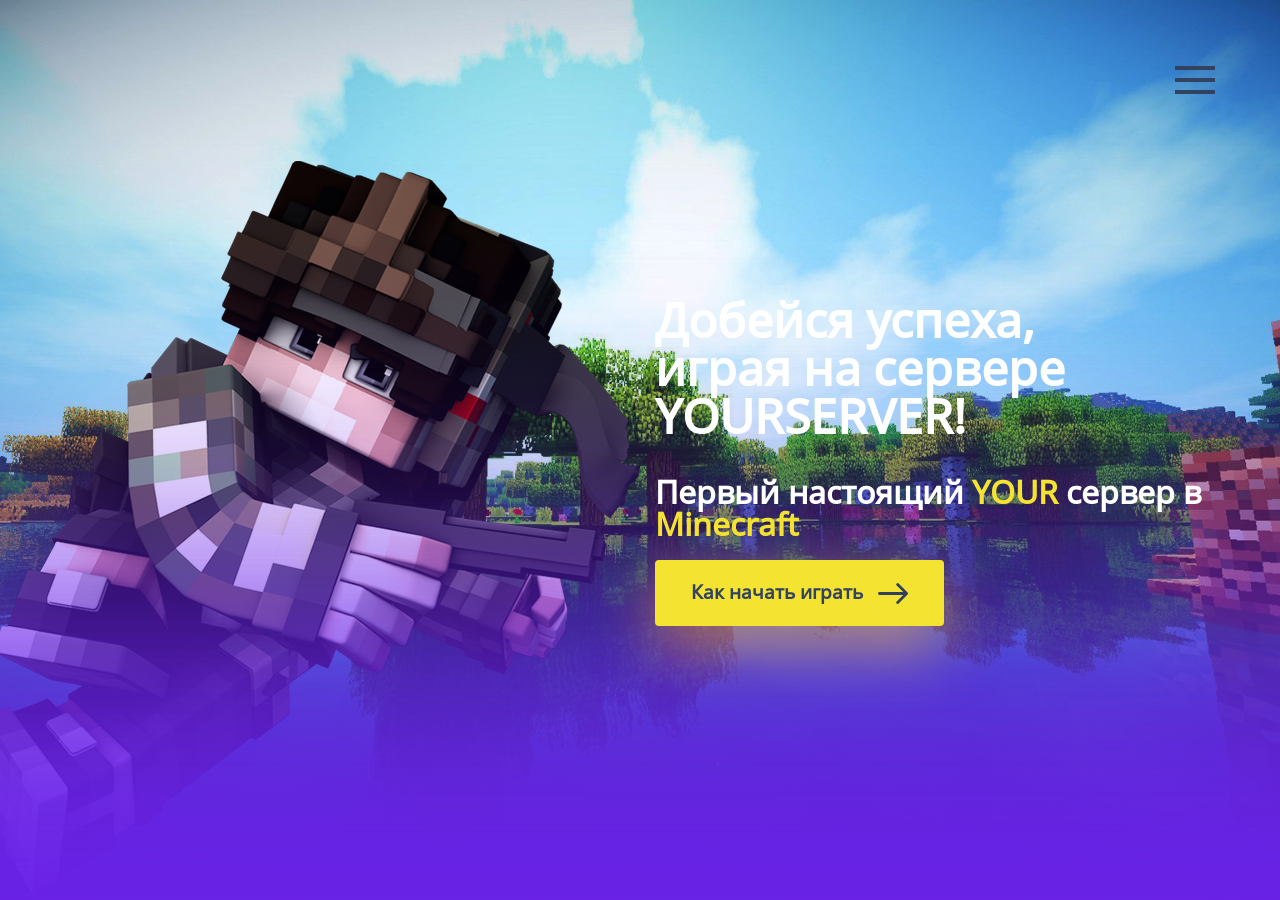
<file: index.html>
﻿<!DOCTYPE html>
<html lang="ru-RU">
	<head>
		<meta charset="UTF-8">
		<title>YOURSERVER — играть онлайн с друзьями в Minecraft онлайн</title>
		﻿<meta name="viewport" content="width=device-width, initial-scale=1.0, maximum-scale=1.0, user-scalable=no">
<meta http-equiv="X-UA-Compatible" content="IE=edge">
<link rel="apple-touch-icon" sizes="180x180" href="favicon/apple-touch-icon.png">
<link rel="icon" type="image/png" sizes="32x32" href="favicon/favicon-32x32.png">
<link rel="icon" type="image/png" sizes="16x16" href="favicon/favicon-16x16.png">
<link rel="manifest" href="favicon/site.webmanifest">
<link rel="mask-icon" href="favicon/safari-pinned-tab.svg" color="#5bbad5">
<meta name="msapplication-TileColor" content="#da532c">
<meta name="theme-color" content="#ffffff">
<meta name="keywords" content="mine, minecraft по интернету, minecraft онлайн, minecraft online, minecraftserver, youtube, YOURSERVER.ru, YOURSERVER, multiplayer, YOURSERVERworld">
<meta name="description" content="Лучший проект в Minecraft, чтобы начать играть онлайн в Minecraft">
<noscript><meta http-equiv="refresh" content="0; URL=https://vk.com/..."></noscript>
<link href="css/bootstrap.min.css" rel="stylesheet">
<link href="css/stylesheet.css" rel="stylesheet">
<link href="css/reset.css" rel="stylesheet">
<link href="css/style.css" rel="stylesheet">
<script src="js/jquery.js"></script>
<script src="js/jquery-migrate.min.js"></script>
	</head>
	<body class='homepage'>
		﻿<div id="header">
	<div class="burger-menu" data-toggle="modal" data-target="#burgermainmenu" data-dismiss="modal">
		<div class="burger-click-region"> <span class="burger-menu-piece"></span> <span class="burger-menu-piece"></span> <span class="burger-menu-piece"></span> </div>
	</div>
	<div class="container-fluid">
		<div class="row">
			<div class="col-md-3"></div>
			<div class="col-md-9">
				<ul class="main-menu">
					<li><a href="index.html"><img src="img/logo.png"> Главная страница</a></li>
					<li><a href="about.html"><img src="img/mi-how.svg"> О проекте / Соглашение / Контакты</a></li>
					<li><a href="start.html"><img src="img/mi-how.svg"> Как начать играть</a></li>
					<li><a href="donate.html"><img src="img/mi-donate.svg"> Задонатить</a></li>
				</ul>
			</div>
		</div>
	</div>
</div>
<div id="vk_community_messages"></div>
<script type="text/javascript">
<!-- / Замените id группы на свой -->
	function startVkWidget(){
		VK.Widgets.CommunityMessages("vk_community_messages", 000000, {expandTimeout: "10000",disableExpandChatSound: "1",tooltipButtonText: "Есть вопрос?"});
	}
</script>		<div id="content" class="howgogame">
			<div class="container-fluid fleex">
				<div class="row">
					<div class="col-md-6 col-md-offset-6 col-mega">
						<div id="sizePage">
							<div>
								<p class="large-text ml12">Добейся успеха,
									<br>играя на сервере YOURSERVER!</p>\
																<p class="large-desc">Первый настоящий <span>YOUR</span> сервер в <span>Minecraft</span></p> <a href="start.html" class="main-button gobut">Как начать играть <img src="img/arrow-right-dark.svg" width="30" alt=""></a> </div>
						</div>
					</div>
				</div>
			</div>
		</div>
		<!-- / Ссылки на соц.сети -->
		<div id="girlhowgame"></div>
		﻿<div id="servers">
    <div class="container-fluid fleex">
        <ul class="servers">
                        <li class="empire">
                <a href="https://discord.com/" target="_blank">
                    <div class="s-name"><i class="s-ico"></i> Наш дискорд</div>
                    <div class="progress-wrap"><i style="width: 100%"></i></div>
                    <div class="size">Здесь можно общаться с игроками</div>
                </a>
            </li>
            <li class="hype">
                <a href="https://vk.com/eastsidekillas" target="_blank">
                    <div class="s-name"><i class="s-ico"></i> Группа ВКонтакте</div>
                    <div class="progress-wrap"><i style="width: 100%"></i></div>
                    <div class="size">Здесь публикуются все новости</div>
                </a>
            </li>
            <li class="dominant">
                <a href="https://www.youtube.com/eastsidekillas" target="_blank">
                    <div class="s-name"><i class="s-ico"></i> Наш YouTube</div>
                    <div class="progress-wrap"><i style="width: 100%"></i></div>
                    <div class="size">Сюда мы заливаем все видео</div>
                </a>
            </li>
        </ul>
    </div>
</div>		﻿
<script src="js/bootstrap.min.js"></script>
<script src="js/jquery.toTop.min.js"></script>
<script src="js/clipboard.min.js"></script>
<script src="js/script.js"></script>
<script src="js/script_all.js"></script>
<!-- / by eastsidekillas-->
</html>
</file>
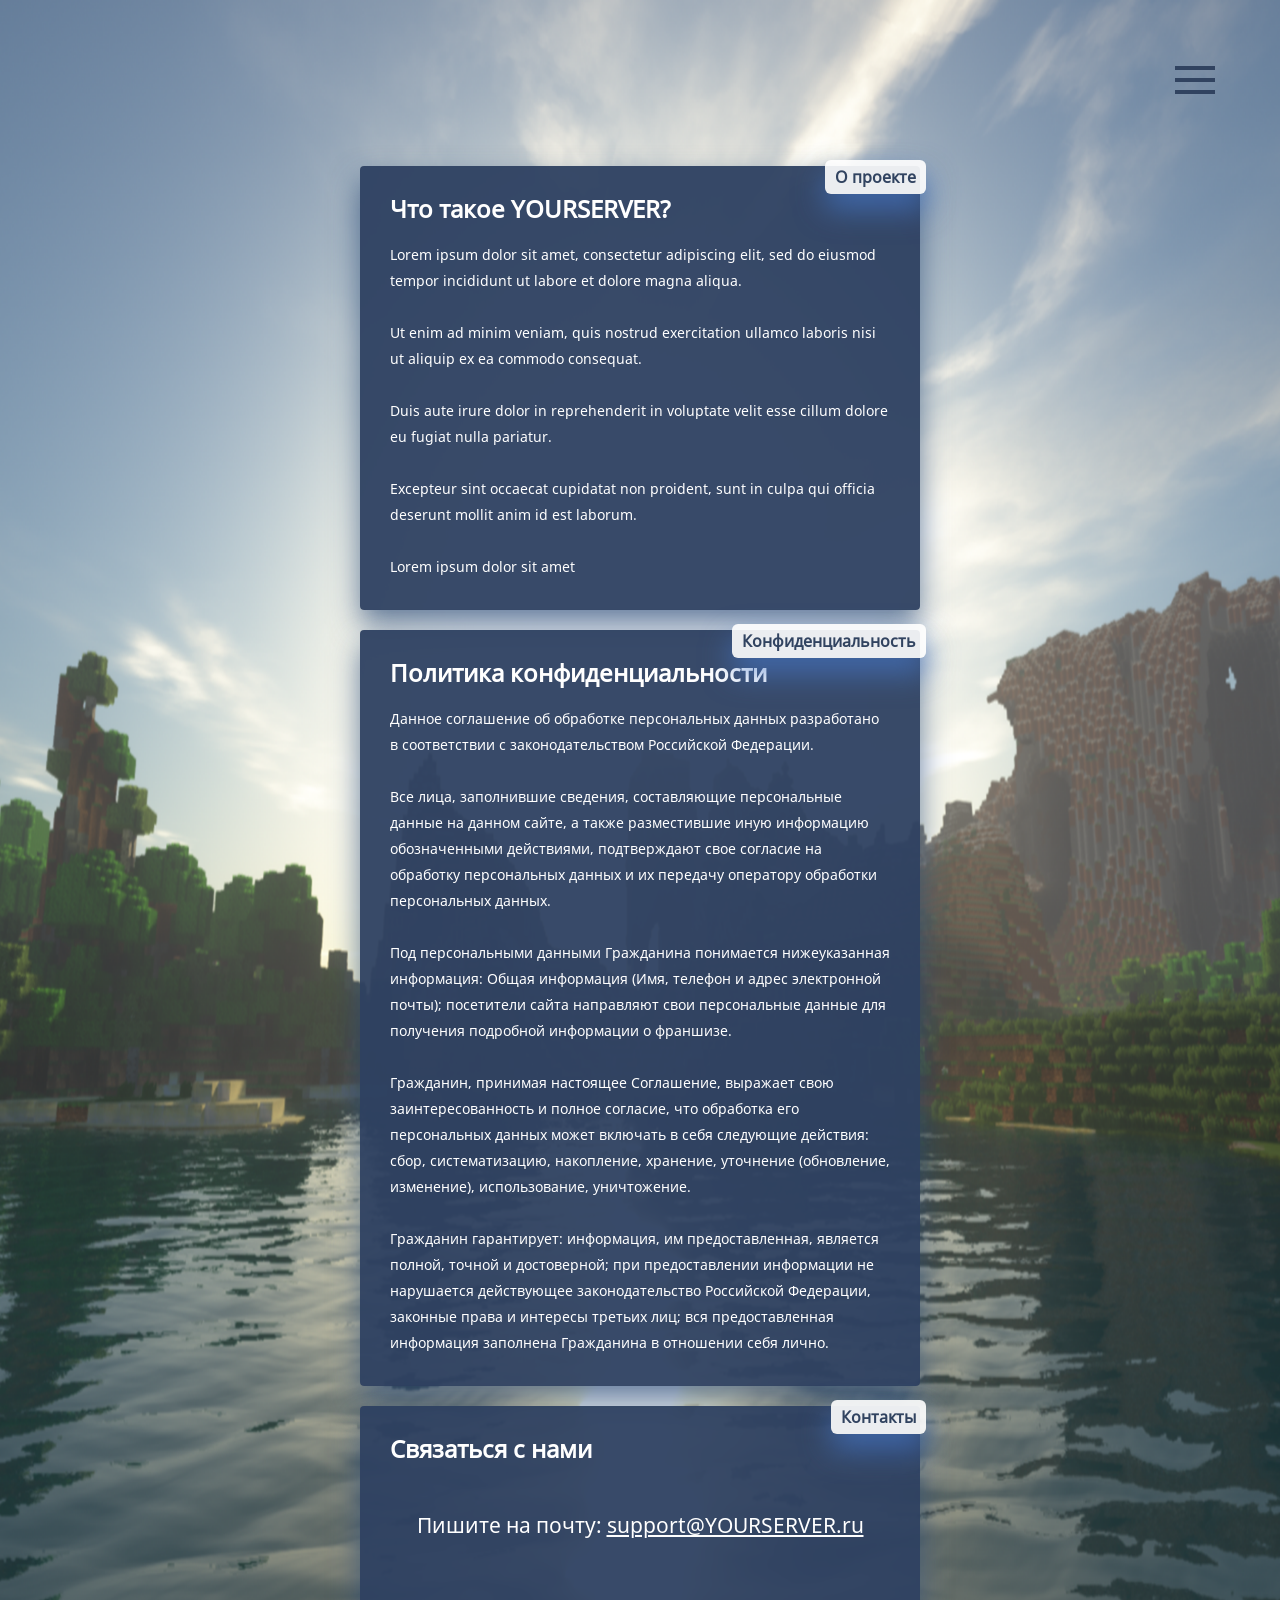
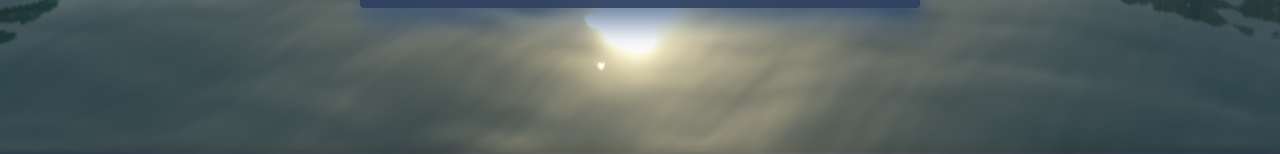
<file: about.html>
﻿<!DOCTYPE html>
<html lang="ru-RU">
	<head>
		<meta charset="UTF-8">
		<title>YOURSERVER — О нас, контакты, соглашение</title>
		﻿<meta name="viewport" content="width=device-width, initial-scale=1.0, maximum-scale=1.0, user-scalable=no">
<meta http-equiv="X-UA-Compatible" content="IE=edge">
<link rel="apple-touch-icon" sizes="180x180" href="favicon/apple-touch-icon.png">
<link rel="icon" type="image/png" sizes="32x32" href="favicon/favicon-32x32.png">
<link rel="icon" type="image/png" sizes="16x16" href="favicon/favicon-16x16.png">
<link rel="manifest" href="favicon/site.webmanifest">
<link rel="mask-icon" href="favicon/safari-pinned-tab.svg" color="#5bbad5">
<meta name="msapplication-TileColor" content="#da532c">
<meta name="theme-color" content="#ffffff">
<meta name="keywords" content="mine, minecraft по интернету, minecraft онлайн, minecraft online, minecraftserver, youtube, YOURSERVER.ru, YOURSERVER, multiplayer, YOURSERVER">
<meta name="description" content="Лучший проект в Minecraft, чтобы начать играть онлайн в Minecraft">
<noscript><meta http-equiv="refresh" content="0; URL=https://vk.com/..."></noscript>
<link href="css/bootstrap.min.css" rel="stylesheet">
<link href="css/stylesheet.css" rel="stylesheet">
<link href="css/reset.css" rel="stylesheet">
<link href="css/style.css" rel="stylesheet">
<script src="js/jquery.js"></script>
<script src="js/jquery-migrate.min.js"></script>
</head>
	<body class='rulet-main'>
		<i class="manlefthow"></i><i class="girlrighthow"></i>
		 ﻿<div id="header">
	<div class="burger-menu" data-toggle="modal" data-target="#burgermainmenu" data-dismiss="modal">
		<div class="burger-click-region"> <span class="burger-menu-piece"></span> <span class="burger-menu-piece"></span> <span class="burger-menu-piece"></span> </div>
	</div>
	<div class="container-fluid">
		<div class="row">
			<div class="col-md-3"></div>
			<div class="col-md-9">
				<ul class="main-menu">
					<li><a href="index.html"><img src="img/logo.png"> Главная страница</a></li>
					<li><a href="about.html"><img src="img/mi-how.svg"> О проекте / Соглашение / Контакты</a></li>
					<li><a href="start.html"><img src="img/mi-how.svg"> Как начать играть</a></li>
					<li><a href="donate.html"><img src="img/mi-donate.svg"> Задонатить</a></li>
				</ul>
			</div>
		</div>
	</div>
</div>
<div id="vk_community_messages"></div>
<script type="text/javascript">
	function startVkWidget(){
		VK.Widgets.CommunityMessages("vk_community_messages", 000000, {expandTimeout: "10000",disableExpandChatSound: "1",tooltipButtonText: "Есть вопрос?"});
	}
</script>		<div id="contentnosize" class="content">
			<div class="container-fluid">
				<div class="row">
					<div class="col-md-6 col-md-offset-3 col-mega">
						<div class="how-steps">
							<div class="how-step"> <span class="shag">О проекте</span>
								<p class="large-text">Что такое YOURSERVER?</p>
								<p><small>Lorem ipsum dolor sit amet, consectetur adipiscing elit, sed do eiusmod tempor incididunt ut labore et dolore magna aliqua.</small></p>
								<br/>
								<p><small>Ut enim ad minim veniam, quis nostrud exercitation ullamco laboris nisi ut aliquip ex ea commodo consequat.</small></p>
								<br/>
								<p><small>Duis aute irure dolor in reprehenderit in voluptate velit esse cillum dolore eu fugiat nulla pariatur.</small></p>
								<br/>
								<p><small>Excepteur sint occaecat cupidatat non proident, sunt in culpa qui officia deserunt mollit anim id est laborum.</small></p>
								<br/>
								<p><small>Lorem ipsum dolor sit amet</small></p>
							</div>
							<div class="how-step"> <span class="shag">Конфиденциальность</span>
								<p class="large-text">Политика конфиденциальности</p>
								<p><small>Данное соглашение об обработке персональных данных разработано в соответствии с законодательством Российской Федерации.</small></p>
								<br/>
								<p><small>Все лица, заполнившие сведения, составляющие персональные данные на данном сайте, а также разместившие иную информацию обозначенными действиями, подтверждают свое согласие на обработку персональных данных и их передачу оператору обработки персональных данных.</small></p>
								<br/>
								<p><small>Под персональными данными Гражданина понимается нижеуказанная информация: Общая информация (Имя, телефон и адрес электронной почты); посетители сайта направляют свои персональные данные для получения подробной информации о франшизе.</small></p>
								<br/>
								<p><small>Гражданин, принимая настоящее Соглашение, выражает свою заинтересованность и полное согласие, что обработка его персональных данных может включать в себя следующие действия: сбор, систематизацию, накопление, хранение, уточнение (обновление, изменение), использование, уничтожение.</small></p>
								<br/>
								<p><small>Гражданин гарантирует: информация, им предоставленная, является полной, точной и достоверной; при предоставлении информации не нарушается действующее законодательство Российской Федерации, законные права и интересы третьих лиц; вся предоставленная информация заполнена Гражданина в отношении себя лично.</small></p>
							</div>
							<div class="how-step"> <span class="shag">Контакты</span>
								<p class="large-text">Связаться с нами</p>
								<div style="margin:50px 0px 40px 0px;text-align:center;">
									<p style="font-size:16pt;"><small>Пишите на почту: <u>support@YOURSERVER.ru</a></u></small></p>
								</div>
							</div>
						</div>
					</div>
				</div>
				<!-- / Ссылки на соц.сети -->
				﻿<div id="servers">
    <div class="container-fluid fleex">
        <ul class="servers">
                        <li class="empire">
                <a href="https://discord.com" target="_blank">
                    <div class="s-name"><i class="s-ico"></i> Наш дискорд</div>
                    <div class="progress-wrap"><i style="width: 100%"></i></div>
                    <div class="size">Здесь можно общаться с игроками</div>
                </a>
            </li>
            <li class="hype">
                <a href="https://vk.com/eastsidekillas" target="_blank">
                    <div class="s-name"><i class="s-ico"></i> Группа ВКонтакте</div>
                    <div class="progress-wrap"><i style="width: 100%"></i></div>
                    <div class="size">Здесь публикуются все новости</div>
                </a>
            </li>
            <li class="dominant">
                <a href="https://www.youtube.com/eastsidekillas" target="_blank">
                    <div class="s-name"><i class="s-ico"></i> Наш YouTube</div>
                    <div class="progress-wrap"><i style="width: 100%"></i></div>
                    <div class="size">Сюда мы заливаем все видео</div>
                </a>
            </li>
        </ul>
    </div>
</div>
</div>
<script src="js/bootstrap.min.js"></script>
<script src="js/jquery.toTop.min.js"></script>
<script src="js/clipboard.min.js"></script>
<script src="js/script_all.js"></script>
</html>
</file>
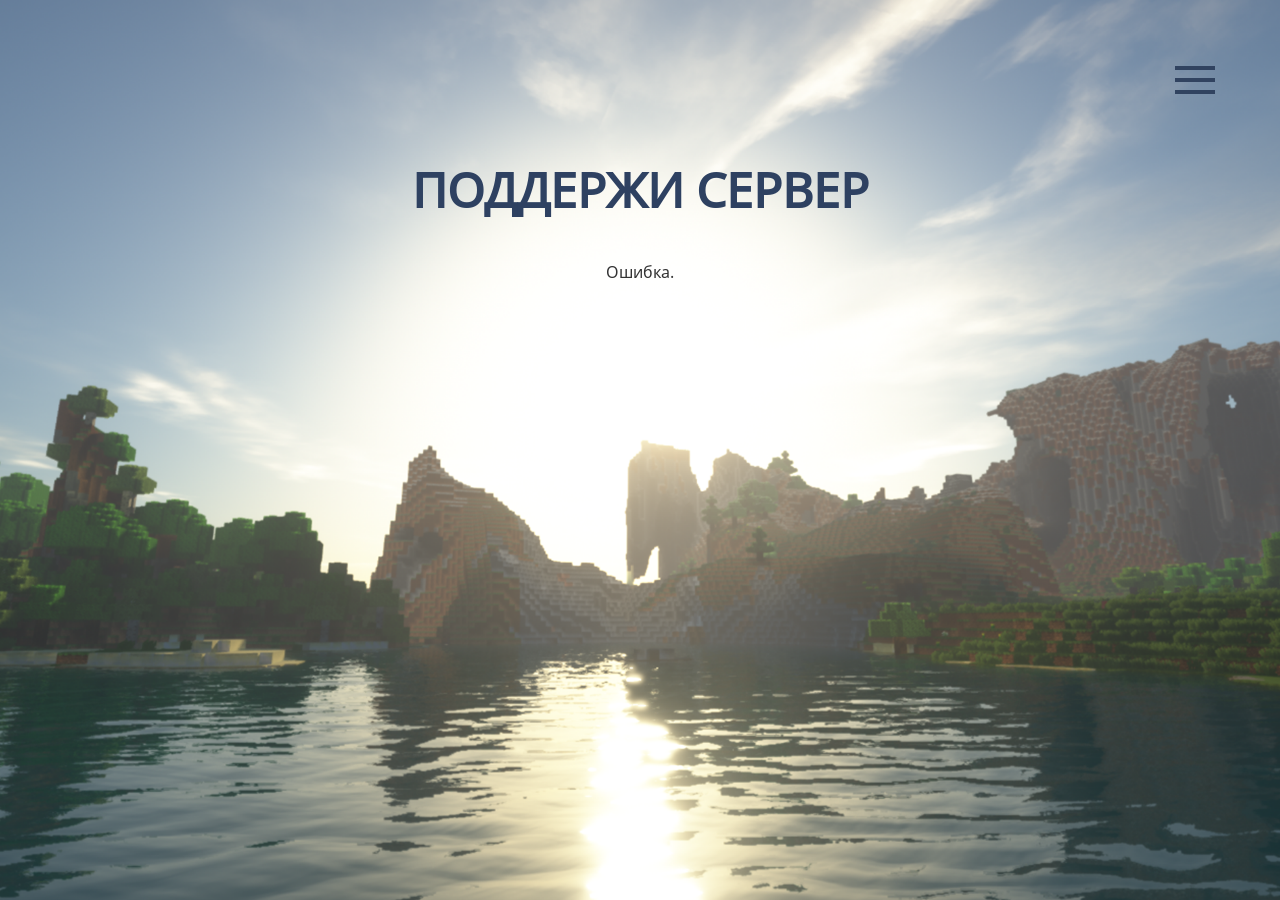
<file: donate.html>
﻿<!DOCTYPE html>
<html lang="ru-RU">
	<head>
		<meta charset="UTF-8">
		<title>YOURSERVER — Донат</title>
		﻿<meta name="viewport" content="width=device-width, initial-scale=1.0, maximum-scale=1.0, user-scalable=no">
<meta http-equiv="X-UA-Compatible" content="IE=edge">
<link rel="apple-touch-icon" sizes="180x180" href="favicon/apple-touch-icon.png">
<link rel="icon" type="image/png" sizes="32x32" href="favicon/favicon-32x32.png">
<link rel="icon" type="image/png" sizes="16x16" href="favicon/favicon-16x16.png">
<link rel="manifest" href="favicon/site.webmanifest">
<link rel="mask-icon" href="favicon/safari-pinned-tab.svg" color="#5bbad5">
<meta name="msapplication-TileColor" content="#da532c">
<meta name="theme-color" content="#ffffff">
<meta name="keywords" content="mine, minecraft по интернету, minecraft онлайн, minecraft online, minecraftserver, youtube, YOURSERVER.ru, YOURSERVER, multiplayer, YOURSERVER">
<meta name="description" content="Лучший проект в Minecraft, чтобы начать играть онлайн в Minecraft">
<noscript><meta http-equiv="refresh" content="0; URL=https://vk.com/..."></noscript>
<link href="css/bootstrap.min.css" rel="stylesheet">
<link href="css/stylesheet.css" rel="stylesheet">
<link href="css/reset.css" rel="stylesheet">
<link href="css/style.css" rel="stylesheet">
<script src="js/jquery.js"></script>
<script src="js/jquery-migrate.min.js"></script>
	</head>
	<body class='news'>
		﻿<div id="header">
	<div class="burger-menu" data-toggle="modal" data-target="#burgermainmenu" data-dismiss="modal">
		<div class="burger-click-region"> <span class="burger-menu-piece"></span> <span class="burger-menu-piece"></span> <span class="burger-menu-piece"></span> </div>
	</div>
	<div class="container-fluid">
		<div class="row">
			<div class="col-md-3"></div>
			<div class="col-md-9">
				<ul class="main-menu">
					<li><a href="index.html"><img src="img/logo.png"> Главная страница</a></li>
					<li><a href="about.html"><img src="img/mi-how.svg"> О проекте / Соглашение / Контакты</a></li>
					<li><a href="start.html"><img src="img/mi-how.svg"> Как начать играть</a></li>
					<li><a href="donate.html"><img src="img/mi-donate.svg"> Задонатить</a></li>
				</ul>
			</div>
		</div>
	</div>
</div>
<div id="vk_community_messages"></div>
<script type="text/javascript">
	function startVkWidget(){
		VK.Widgets.CommunityMessages("vk_community_messages", 000000, {expandTimeout: "10000",disableExpandChatSound: "1",tooltipButtonText: "Есть вопрос?"});
	}
</script>					<div id="content" class="content">
				<div class="container-fluid">
					<div class="middle-width">
						<center>
							<h1 class="textcenter" style="color: #2e4161;text-transform: uppercase">Поддержи сервер</h1>
						</center>
						<center>
						<!-- / id Shop меняйте на свой из кабинета -->
						<script src="js/trademcapi.js"></script>
					<div id="trademc-buyform">
					</div>
				<script>TrademcAPI.GetBuyForm({"Shop":"1","Title":"","Nickname":"Введите ник","Item":"Выберите товар","Coupon":"Введите купон, если есть","Button":"Продолжить","Success_URL":"75110BDA23B0047025","Pending_URL":"75110BDA23B0047025","Fail_URL":"75110BDA23B0047025","PastPlaceID":"trademc-buyform","Styles":"css/don.css"});</script>
						</center>
					</div>
				</div>
			</div>
﻿<script src="js/bootstrap.min.js"></script>
<script src="js/jquery.toTop.min.js"></script>
<script src="js/clipboard.min.js"></script>
<script src="js/script.js"></script>
<script src="js/script_all.js"></script>
</html>
</file>
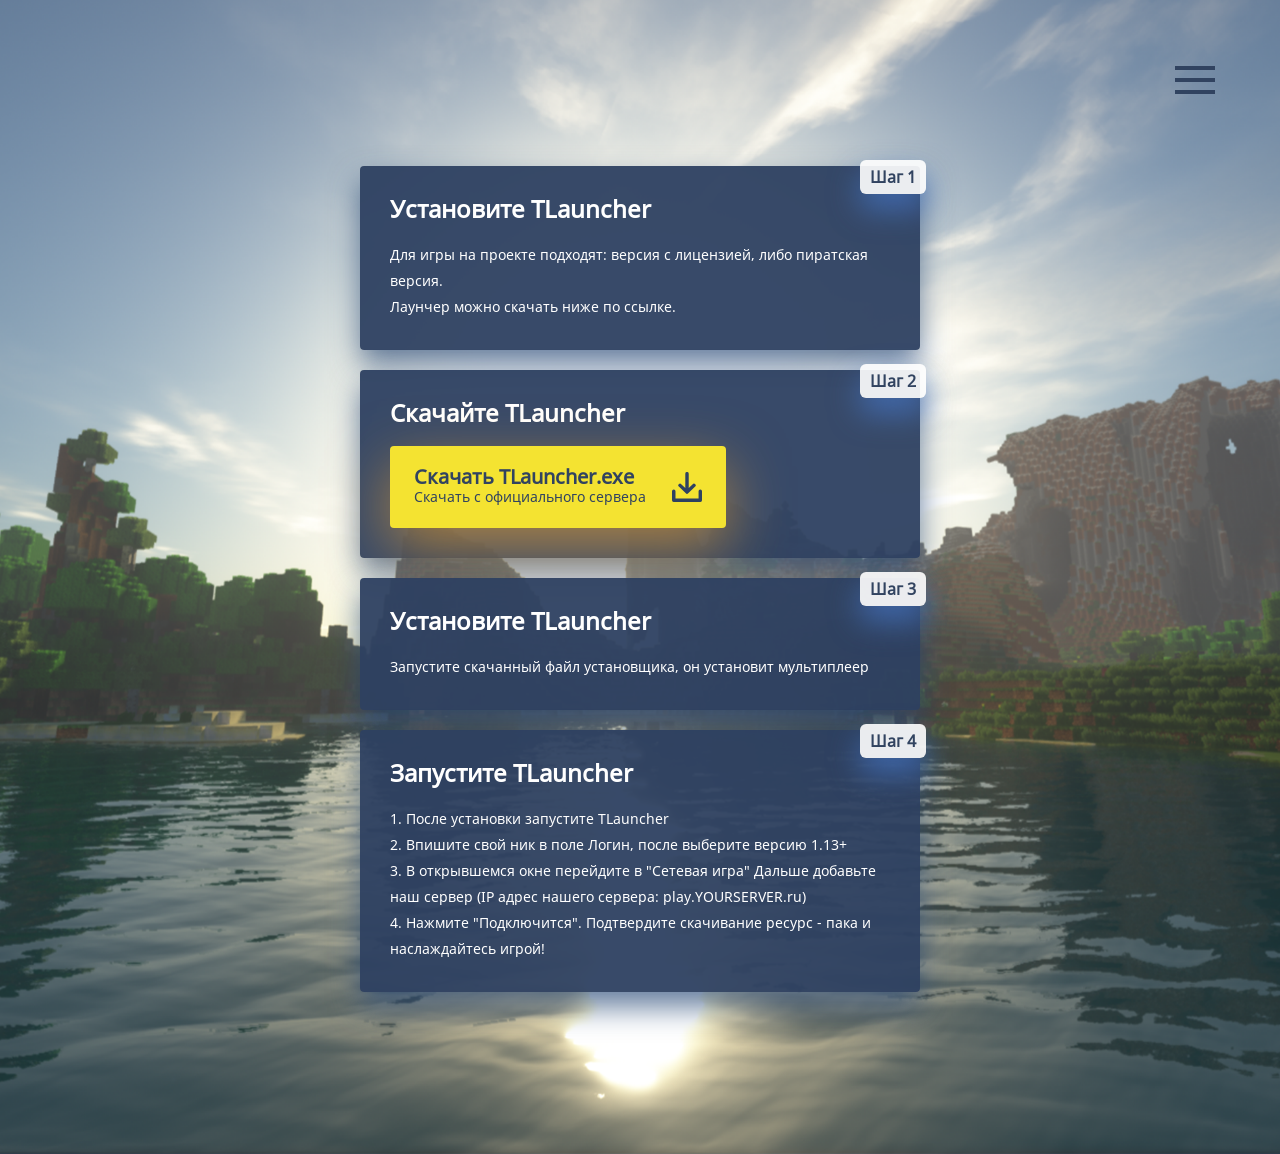
<file: start.html>
﻿<!DOCTYPE html>
<html lang="ru-RU">
	<head>
		<meta charset="UTF-8">
		<title>YOURSERVER — Как начать играть</title>
		﻿<meta name="viewport" content="width=device-width, initial-scale=1.0, maximum-scale=1.0, user-scalable=no">
<meta http-equiv="X-UA-Compatible" content="IE=edge">
<link rel="apple-touch-icon" sizes="180x180" href="favicon/apple-touch-icon.png">
<link rel="icon" type="image/png" sizes="32x32" href="favicon/favicon-32x32.png">
<link rel="icon" type="image/png" sizes="16x16" href="favicon/favicon-16x16.png">
<link rel="manifest" href="favicon/site.webmanifest">
<link rel="mask-icon" href="favicon/safari-pinned-tab.svg" color="#5bbad5">
<meta name="msapplication-TileColor" content="#da532c">
<meta name="theme-color" content="#ffffff">
<meta name="keywords" content="mine, minecraft по интернету, minecraft онлайн, minecraft online, minecraftserver, youtube, YOURSERVER.ru, YOURSERVER, multiplayer, YOURSERVER">
<meta name="description" content="Лучший проект в Minecraft, чтобы начать играть онлайн в Minecraft">
<noscript><meta http-equiv="refresh" content="0; URL=https://vk.com/..."></noscript>
<link href="css/bootstrap.min.css" rel="stylesheet">
<link href="css/stylesheet.css" rel="stylesheet">
<link href="css/reset.css" rel="stylesheet">
<link href="css/style.css" rel="stylesheet">
<script src="js/jquery.js"></script>
<script src="js/jquery-migrate.min.js"></script>
	</head>
	<body class='rulet-main'>
		<i class="manlefthow"></i><i class="girlrighthow"></i>
		 ﻿<div id="header">
	<div class="burger-menu" data-toggle="modal" data-target="#burgermainmenu" data-dismiss="modal">
		<div class="burger-click-region"> <span class="burger-menu-piece"></span> <span class="burger-menu-piece"></span> <span class="burger-menu-piece"></span> </div>
	</div>
	<div class="container-fluid">
		<div class="row">
			<div class="col-md-3"></div>
			<div class="col-md-9">
				<ul class="main-menu">
					<li><a href="index.html"><img src="img/logo.png"> Главная страница</a></li>
					<li><a href="about.html"><img src="img/mi-how.svg"> О проекте / Соглашение / Контакты</a></li>
					<li><a href="start.html"><img src="img/mi-how.svg"> Как начать играть</a></li>
					<li><a href="donate.html"><img src="img/mi-donate.svg"> Задонатить</a></li>
				</ul>
			</div>
		</div>
	</div>
</div>
<div id="vk_community_messages"></div>
<script type="text/javascript">
	function startVkWidget(){
		VK.Widgets.CommunityMessages("vk_community_messages", 000000, {expandTimeout: "10000",disableExpandChatSound: "1",tooltipButtonText: "Есть вопрос?"});
	}
</script>		<div id="contentnosize" class="content">
			<div class="container-fluid">
				<div class="row">
					<div class="col-md-6 col-md-offset-3 col-mega">
						<div class="how-steps">
							<div class="how-step"> <span class="shag">Шаг 1</span>
								<p class="large-text">Установите TLauncher</p>
								<p><small>Для игры на проекте подходят: версия c <b>лицензией</b>, либо <b>пиратская</b> версия.</small></p>
								<p><small>Лаунчер можно скачать ниже по ссылке.</small></p>
							</div>
							<div class="how-step"> <span class="shag">Шаг 2</span>
								<p class="large-text">Скачайте TLauncher</p>
								<a href="https://tlauncher.org/installer" target="_blank" class="download-button yellow">
									<p><strong>Скачать TLauncher.exe</strong></p>
									<p>Скачать с официального сервера</p>
								</a>
							</div>
							<div class="how-step"> <span class="shag">Шаг 3</span>
								<p class="large-text">Установите TLauncher</p>
								<p><small>Запустите скачанный файл установщика, он установит мультиплеер</small></p>
							</div>
							<div class="how-step"> <span class="shag">Шаг 4</span>
								<p class="large-text">Запустите TLauncher</p>
								<p><small>1. После установки запустите <b>TLauncher</b></small></p>
								<p><small>2. Впишите свой ник в поле Логин, после выберите версию 1.13+</small></p>
								<p><small>3. В открывшемся окне перейдите в "Сетевая игра" Дальше добавьте наш сервер (IP адрес нашего сервера: play.YOURSERVER.ru)</small></p>
								<p><small>4. Нажмите "Подключится". Подтвердите скачивание ресурс - пака и наслаждайтесь игрой!</small></p>
							</div>
						</div>
					</div>
				</div>
				﻿<div id="servers">
    <div class="container-fluid fleex">
        <ul class="servers">
                        <li class="empire">
                <a href="https://discord.com" target="_blank">
                    <div class="s-name"><i class="s-ico"></i> Наш дискорд</div>
                    <div class="progress-wrap"><i style="width: 100%"></i></div>
                    <div class="size">Здесь можно общаться с игроками</div>
                </a>
            </li>
            <li class="hype">
                <a href="https://vk.com/eastsidekillas" target="_blank">
                    <div class="s-name"><i class="s-ico"></i> Группа ВКонтакте</div>
                    <div class="progress-wrap"><i style="width: 100%"></i></div>
                    <div class="size">Здесь публикуются все новости</div>
                </a>
            </li>
            <li class="dominant">
                <a href="https://www.youtube.com/eastsidekillas" target="_blank">
                    <div class="s-name"><i class="s-ico"></i> Наш YouTube</div>
                    <div class="progress-wrap"><i style="width: 100%"></i></div>
                    <div class="size">Сюда мы заливаем все видео</div>
                </a>
            </li>
        </ul>
    </div>
</div>
</div>		﻿
<script src="js/bootstrap.min.js"></script>
<script src="js/jquery.toTop.min.js"></script>
<script src="js/clipboard.min.js"></script>
</html>
</file>
<file: css/stylesheet.css>
@font-face {
	font-family: 'Noto Sans Regular';
	src: url('NotoSans.eot');
	src: url('NotoSans.eot%3F') format('embedded-opentype'),
	url('NotoSans.woff') format('woff'),
	url('NotoSans.ttf') format('truetype');
	font-weight: normal;
	font-style: normal;
}

@font-face {
	font-family: 'Noto Sans Bold';
	src: url('NotoSans-Bold.eot');
	src: url('NotoSans-Bold.eot%3F') format('embedded-opentype'),
	url('NotoSans-Bold.woff') format('woff'),
	url('NotoSans-Bold.ttf') format('truetype');
	font-weight: normal;
	font-style: normal;
}
</file>
<file: css/style.css>
body {
  background: #386dba url(../img/bg_all.jpg) no-repeat center center fixed;
  -webkit-background-size: cover;
  -moz-background-size: cover;
  -o-background-size: cover;
  background-size: cover;
  padding: 50px;
  font-family: 'Noto Sans Regular';
  font-weight: normal;
  font-style: normal;
  font-size: 16px;
  min-height: 500px;
  min-width: 320px;
}
body.homepage {
	overflow: hidden;
}
body.homepage:after {
  content: '';
  position: absolute;
  z-index: 5;
  width: 100%;
  background: url(../img/bg_bottom.png) repeat-x bottom left;
  height: 960px;
  bottom: 0;
  left: 0;
  min-height: 500px;
}
body.statics:after {
  content: '';
  position: absolute;
  z-index: 5;
  width: 100%;
  background: url(../img/bg_bottom.png) repeat-x bottom left;
  bottom: 0;
  left: 0;
  top: 5%;
  min-height: 500px;
}
body.news {
  background: #386dba url(../img/bg_long.jpg) no-repeat top center;
  background-size: 100% auto;
  padding-bottom: 100px;
}

body.rulet-main {
  background: #386dba url(../img/bg_rulet_main.jpg) no-repeat top center;
  background-size: 100% 100%;
  padding-bottom: 100px;
}
body.siluets {
  position: relative;
  overflow-x: hidden;
  padding-bottom: 100px;
}

body.howgame {
  background: #386dba url(../img/bg_all.jpg) no-repeat center center fixed;
  -webkit-background-size: cover;
  -moz-background-size: cover;
  -o-background-size: cover;
  background-size: cover;
  padding-bottom: 50px;
}

a {
  cursor: pointer;
}
.anim {
  transition: all 0.2s easy-in-out;
  -webkit-transition: all 0.2s ease-in-out;
  -moz-transition: all 0.2s ease-in-out;
}
.animslow {
  transition: all 0.6s easy-in-out;
  -webkit-transition: all 0.6s ease-in-out;
  -moz-transition: all 0.6s ease-in-out;
}
.container-fluid {
  max-width: 2048px;
  height: 100%;
}
#error_head {
	width: 100%;
	z-index: 9999;
	position: fixed;
	top: 0;
	margin-left:-50px;
	background: #FF1D23;
	padding: 8px 10px 8px 10px;
	color: #FFF;
	text-align: center;
}
#header {
  height: 100px;
  position: relative;
}
#sizeMan {
  overflow: hidden;
}
#content {
  position: relative;
  z-index: 50;
}
#footer {
  position: absolute;
  bottom: 0;
  left: 0;
  height: 160px;
}
ul.main-menu {
  display: block;
  justify-content: space-between;
  position: relative;
  z-index: 20;
  text-align: right;
}
ul.main-menu li {
  display: inline-block;
  text-align: left;
  vertical-align: top;
  margin-right: 20px;
}
ul.main-menu li:last-child a {
  margin-right: 0;
}
ul.main-menu li a {
  color: #314360;
  font-size: 14px;
  font-weight: 400;
  padding: 8px 0px;
  text-transform: uppercase;
  letter-spacing: 1px;
  line-height: 20px;
  white-space: nowrap;
  opacity: .8;
  margin-right: 30px;
  transition: all 0.2s easy-in-out;
  -webkit-transition: all 0.2s ease-in-out;
  -moz-transition: all 0.2s ease-in-out;
}
ul.main-menu li a:hover {
  opacity: 1;
  box-shadow: inset 0 -2px 0 #314360;
}
ul.main-menu li a img {
  max-height: 20px;
  max-width: 25px;
  vertical-align: top;
  margin-right: 6px;
}
ul.main-menu.modaling li a:hover {
  box-shadow: inset 0 -2px 0 white;

}
#girlhowgame {
  position: absolute;
  left: 50%;
  width: 661px;
  margin-left: -661px;
  bottom: 0;
  z-index: 1;
  display: block;
  height: 739px;
  background: url(../img/howgirl.png);
}
.large-text {
  font-size: 3em;
  font-weight: 800;
  color: #fff;
  margin-bottom: 20px;
}
.large-desc {
  font-size: 2em;
  color: #fff;
  font-weight: 800;
  margin-bottom: 20px;
}
.large-desc span {
  color: #f4e331;
  white-space: nowrap;
}
p.about-it {
  margin-bottom: 20px;
}
.main-button {
  line-height: 1;
  border: 0;
  padding: 22px 36px;
  display: inline-block;
  font-size: 1.2em;
  font-weight: bold;
  color: #314360;
  border-radius: 4px;
  background: #f4e331;
  box-shadow: 0px 20px 60px 0px rgba(255, 172, 42, 0.59);
  position: relative;
  z-index: 20;
  transition: all 0.2s easy-in-out;
  -webkit-transition: all 0.2s ease-in-out;
  -moz-transition: all 0.2s ease-in-out;
}
.main-button.wide {
  width: 100%;
  text-align: center;
}
.main-button.for-icon img {
  width: 22px;
  margin-bottom: -6px;
  margin-right: 10px;
  top: -5px;
  position: relative;
  margin-left: 0;
}
.main-button.dark {
  color: #fff;
  background: #314360;
  box-shadow: 0px 20px 60px 0px rgba(44, 103, 185, 0.7);
}
.main-button.dark img {
  width: 22px;
  margin-bottom: -6px;
  margin-right: 10px;
  top: -5px;
  position: relative;
  margin-left: 0;
}
.main-button.dark:hover {
  box-shadow: 0px 20px 80px 0px #31a7f0;
}
.main-button.cancel {
  background: #d13d3d;
  color: #fff;
}
.main-button img {
  vertical-align: middle;
  margin-left: 10px;
}
.main-button:hover {
  box-shadow: 0px 20px 80px 0px #ffac2a;
}
.main-button:hover.gobut img {
  animation: gogame-infinite 0.6s ease-out infinite;
}
.main-button.easy {
  box-shadow: none;
  background: transparent;
  box-shadow: inset 0 0 0 2px #314360;
}
.main-button.gorulet {
  text-transform: uppercase;
  text-align: center;
  width: 100%;
  max-width: 300px;
  margin: 0 auto;
}
.main-button.gorulet:hover {
  box-shadow: 0px 15px 50px 0px rgba(255, 172, 42, 0.8);
}
.sepbut {
  display: inline-block;
  margin: 0 20px;
  color: #314360;
  padding: 10px 0;
}
.flex-center {
  display: flex;
  align-items: center;
}
#servers {
  margin: 0 120px;
}
ul.servers {
  display: flex;
  justify-content: space-between;
  align-items: stretch;
  align-self: stretch;
}
ul.servers.modaling {
  padding-top: 54px;
  padding-bottom: 54px;
  text-align: center;
  max-width: 830px;
  display: block;
}
ul.servers.modaling li {
  display: inline-block;
  margin: 10px;
  text-align: left;
}
ul.servers li {
  position: relative;
  min-width: 160px;
}
ul.servers li .copy-server {
  width: 18px;
  height: 18px;
  display: block;
  position: absolute;
  right: 10px;
  bottom: 10px;
  cursor: pointer;
  opacity: 1;
}
ul.servers li .copy-server:before {
  content: '';
  position: absolute;
  width: 100%;
  height: 100%;
  background: url(../img/copy.svg) no-repeat;
  background-size: 18px 18px;
  display: block;
  opacity: .1;
  transition: all 0.2s easy-in-out;
  -webkit-transition: all 0.2s ease-in-out;
  -moz-transition: all 0.2s ease-in-out;
  z-index: 999;

}
ul.servers li .copy-server.ok:after {
  transform: rotate(0deg);
  opacity: 1;
}
ul.servers li .copy-server.ok:before {
  opacity: 0;
}
ul.servers li:hover .copy-server:before {
  opacity: 1;
}
ul.servers li:hover .copy-server.ok:before {
  opacity: 0;
}
ul.servers li a {
  padding: 15px;
  display: block;
  color: #fff;
  border-radius: 4px;
  background-color: rgba(46, 65, 97, 0.8);
  opacity: 1;
  box-shadow: 0px 15px 30px 0px rgba(34, 68, 115, 0.7);
  width: 100%;
  position: relative;
  z-index: 60;
  height: 100px;
  transition: all 0.2s easy-in-out;
  -webkit-transition: all 0.2s ease-in-out;
  -moz-transition: all 0.2s ease-in-out;
}
ul.servers li a:hover {
  box-shadow: 0px 5px 10px 0px rgba(34, 68, 115, 0.5);
  transform: translateY(5px);
}
ul.servers li a .s-name {
  font-size: 14px;
  font-weight: bold;
  letter-spacing: 3px;
  text-transform: uppercase;
  margin-bottom: 16px;
}
ul.servers li a .s-name .s-ico {
  display: inline-block;
  width: 20px;
  height: 20px;
  position: relative;
  bottom: -5px;
}
ul.servers li a .progress-wrap {
  display: block;
  height: 3px;
  background: #243247;
  position: relative;
  overflow: visible;
  margin-bottom: 16px;
}
ul.servers li a .progress-wrap i {
  display: block;
  position: absolute;
  height: 100%;
}
ul.servers li a .size {
  font-size: 14px;
  font-weight: 400;
}
ul.servers li a .size span {
  margin-right: 7px;
  font-weight: bold;
  letter-spacing: 2px;
}
ul.servers li.life .s-ico {
  background: url(../img/server.svg);
}
ul.servers li.life .progress-wrap i {
  background-color: #68c233;
  box-shadow: 0px 3px 15px 0px #5ff431;
}
ul.servers li.mega .s-ico {
  background: url(../img/server.svg);
}
ul.servers li.mega .progress-wrap i {
  background-color: #f4e331;
  box-shadow: 0px 3px 15px 0px #f4e331;
}
ul.servers li.onyx .s-ico {
  background: url(../img/server.svg);
}
ul.servers li.onyx .progress-wrap i {
  background-color: #d0f7eb;
  box-shadow: 0px 3px 15px 0px #b4f1e0;
}
ul.servers li.empire .s-ico {
  background: url(../img/server.svg);
}
ul.servers li.empire .progress-wrap i {
  background-color: #a066ff;
  box-shadow: 0px 3px 15px 0px #a066ff;
}
ul.servers li.dominant .s-ico {
  background: url(../img/server.svg);
}
ul.servers li.dominant .progress-wrap i {
  background-color: #ff473e;
  box-shadow: 0px 3px 15px 0px #ff473e;
}
ul.servers li.hype .s-ico {
  background: url(../img/server.svg);
}
ul.servers li.hype .progress-wrap i {
  background-color: #4682B4;
  box-shadow: 0px 3px 15px 0px #4682B4;
}
.fleex {
  display: flex;
  justify-content: center;
  flex-direction: column;
  align-items: stretch;
}
.posrev {
  position: relative;
}
.button-servers {
  padding: 15px;
  display: none;
  color: #fff;
  border-radius: 4px;
  background-color: rgba(46, 65, 97, 0.8);
  opacity: 1;
  box-shadow: 0px 15px 30px 0px rgba(34, 68, 115, 0.7);
  bottom: 2em;
  width: 100%;
  text-align: center;
  left: 0;
  z-index: 90;
  position: absolute;
  width: 96%;
  left: 2%;
}
.button-servers.noabs {
  position: relative;
  margin-bottom: 0;
  left: auto;
  bottom: auto;
  margin-right: 0;
  margin-bottom: 40px;
  width: 100%;
}
.burger-menu {
  position: relative;
  width: 40px;
  height: 30px;
  margin: 0 auto;
  color: #60635E;
  float: right;
  text-transform: uppercase;
  cursor: pointer;
  display: none;
  z-index: 900;
  position: absolute;
  right: 0px;
  top: 0px;
  margin-right: 15px;
}
.burger-menu.is-open {
  z-index: 2000;
}
.burger-click-region {
  position: absolute;
  width: 40px;
  height: 30px;
  cursor: pointer;
}
.burger-menu-txt {
  display: block;
  position: absolute;
  left: 0;
  top: 5px;
  cursor: default;
  transition: opacity 200ms ease-out, transform 200ms cubic-bezier(0.34, 0.55, 0.25, 0.83);
}
.is-open .burger-menu-txt {
  opacity: 0;
  z-index: 2000;
  transform: translate3d(-50px, 0, 0);
}
.is-open .burger-menu-txt .burger-menu-piece {
  border-top: 4px solid white;
}
.mb30 {
  margin-bottom: 30px;
}
.circle-ico {
  display: block;
  margin: 0 auto 30px;
  border-radius: 50%;
  background-color: #ffffff;
  width: 80px;
  height: 80px;
  display: flex;
  justify-content: center;
  align-items: center;
}
.circle-ico img {
  width: 40px;
  height: 40px;
}
.circle-ico.clearer {
  background: transparent;
}
.circle-ico.clearer img {
  width: 100%;
  height: auto;
}
.yellow-text {
  color: #f4e331;
  font-size: 22px;
  font-weight: 300;
  padding: 20px;
}
.paypage .modal input {
  margin-bottom: 30px;
}
.close-but {
  position: fixed;
  top: 30px;
  right: 40px;
  opacity: .7;
  z-index: 3000;
  cursor: pointer;
  transition: all 0.2s easy-in-out;
  -webkit-transition: all 0.2s ease-in-out;
  -moz-transition: all 0.2s ease-in-out;
}
.close-but:hover {
  opacity: 1;
}
.close-but img {
  width: 30px;
  height: 30px;
}
.large-title {
  font-size: 30px;
  color: #fff;
  font-weight: bold;
  margin-bottom: 40px;
}
.large-title small {
  font-size: 18px;
}
.large-title span {
  padding: 5px;
  border-bottom: 2px solid #f4e331;
  position: relative;
}
.large-title span:after {
  position: absolute;
  content: '';
  width: 0;
  height: 0;
  border-style: solid;
  border-width: 10px 10px 0 10px;
  border-color: #f4e431 transparent transparent transparent;
  bottom: -10px;
  left: 50%;
  margin-left: -10px;
}
.large-title sup {
  font-size: 15px;
}
.large-title-desc {
  font-size: 18px;
  font-weight: bold;
  margin-bottom: 30px;
  color: #fff;
}
.large-title-small {
  font-size: 14px;
  font-weight: bold;
  margin-bottom: 20px;
  color: #fff;
}
#burgermainmenu {
  z-index: 1060;
}
.burger-menu-piece {
  display: block;
  position: absolute;
  width: 40px;
  border-top: 4px solid #314360;
  transform-origin: 50% 50%;
  transition: transform 400ms ease-out;
}
.burger-menu-piece:nth-child(1) {
  top: 0;
}
.burger-menu-piece:nth-child(2) {
  top: 12px;
  opacity: 1;
  transition: transform 400ms ease-out, opacity 0ms linear 200ms;
}
.burger-menu-piece:nth-child(3) {
  top: 24px;
}
.active .burger-menu-piece:nth-child(1) {
  animation: burger-open-top 400ms ease-out forwards;
}
.active .burger-menu-piece:nth-child(2) {
  opacity: 0;
  transition: transform 400ms ease-out, opacity 0ms linear 200ms;
}
.active .burger-menu-piece:nth-child(3) {
  animation: burger-open-bot 400ms ease-out forwards;
}
.closing .burger-menu-piece:nth-child(1) {
  animation: burger-close-top 400ms ease-out forwards;
}
.closing .burger-menu-piece:nth-child(3) {
  animation: burger-close-bot 400ms ease-out forwards;
}
@keyframes burger-open-top {
  50% {
    transform: translate3d(0, 12px, 0);
  }
  100% {
    transform: translate3d(0, 12px, 0) rotate(45deg);
  }
}
@keyframes burger-open-bot {
  50% {
    transform: translate3d(0, -12px, 0);
  }
  100% {
    transform: translate3d(0, -12px, 0) rotate(-45deg);
  }
}
@keyframes burger-close-top {
  0% {
    transform: translate3d(0, 12px, 0) rotate(45deg);
  }
  50% {
    transform: translate3d(0, 12px, 0) rotate(0deg);
  }
  100% {
    transform: translate3d(0, 0, 0);
  }
}
@keyframes burger-close-bot {
  0% {
    transform: translate3d(0, -12px, 0) rotate(-45deg);
  }
  50% {
    transform: translate3d(0, -12px, 0) rotate(0deg);
  }
  100% {
    transform: translate3d(0, 0, 0);
  }
}
@keyframes gogame-infinite {
  0% {
    transform: translateX(0px);
  }
  50% {
    transform: translateX(10px);
  }
  100% {
    transform: translateX(0px);
  }
}
.modal-backdrop.in {
  opacity: 1;
}
.modal-content {
  box-shadow: none;
  border-radius: 0;
  outline: 0;
  border: 0;
  background: transparent;
}
.modal {
  text-align: center;
  padding: 0!important;
}
.modal:before {
  content: '';
  display: inline-block;
  height: 100%;
  vertical-align: middle;
  margin-right: -4px;
}
ul.main-menu.modaling li {
  display: block;
  text-align: left;
  margin-bottom: 30px;
}
ul.main-menu.modaling li a {
  color: #fff;
  font-size: 1em;
  display: inline-block;
  font-weight: bold;
  letter-spacing: 2px;
}
ul.main-menu.modaling li a img {
  display: none;
}
.modal-dialog {
  display: inline-block;
  text-align: left;
  vertical-align: middle;
}
.logo {
  position: relative;
  z-index: 60;
}
.logo img {
  max-width: 268px;
  width: 80%;

}
#serversmodal.in {
  overflow: auto;
  height: 100%;
}
.closethis {
  position: absolute;
  right: 20px;
  top: 20px;
  background: url(../img/arrow-right-white.svg) no-repeat;
  width: 32px;
  height: 21px;
  z-index: 999;
  cursor: pointer;
}
.news-list {
  max-width: 780px;
  width: 100%;
  margin: 0 auto;
}
.news-list .news-item {
  display: block;
  padding: 40px;
  border-radius: 6px;
  background-color: rgba(252, 252, 252, 0.8);
  box-shadow: 0px 15px 30px 0px rgba(34, 68, 115, 0.7);
  margin-bottom: 30px;
}
.news-list .news-time {
  font-size: 18px;
  color: #66758e;
  font-weight: 600;
  margin-top: 6px;
  float: right;
  font-family: 'Noto Sans Regular';
}
.news-list .news-time img {
  vertical-align: top;
  width: 20px;
  position: relative;
  top: -1px;
}
.news-list .news-name {
  color: #2e4161;
  font-weight: 600;
  font-family: 'Noto Sans Regular';
  font-size: 30px;
  margin-bottom: 30px;
}
.news-list .news-preview {
  border-radius: 6px;
  overflow: hidden;
  text-align: center;
  font-size: 0;
  display: block;
}
.news-list .news-content {
  margin-top: 30px;
}
.news-list .news-text {
  color: #2e4161;
  font-size: 18px;
  line-height: 26px;
  font-weight: 400;
}
.news-list .news-pagi .news-steps {
  color: #fff;
  font-weight: bold;
  font-size: 24px;
  line-height: 82px;
}
.news-list .news-pagi .go-left {
  display: inline-block;
  position: absolute;
  left: 15px;
  top: 50%;
  margin-top: -11px;
  transition: all 0.2s easy-in-out;
  -webkit-transition: all 0.2s ease-in-out;
  -moz-transition: all 0.2s ease-in-out;
}
.news-list .news-pagi .go-left:hover {
  opacity: .6;
}
.news-list .news-pagi .go-left img {
  width: 32px;
  height: 22px;
  position: relative;
}
.news-list .news-pagi .go-right {
  display: block;
  position: relative;
  border-radius: 6px;
  background: #f4e331;
  font-size: 18px;
  font-weight: bold;
  color: #2e4161;
  box-shadow: 0px 20px 60px 0px rgba(255, 172, 42, 0.59);
  padding: 16px 16px 16px 80px;
  line-height: 26px;
  transition: all 0.2s easy-in-out;
  -webkit-transition: all 0.2s ease-in-out;
  -moz-transition: all 0.2s ease-in-out;
}
.news-list .news-pagi .go-right:before {
  content: '';
  position: absolute;
  left: 26px;
  top: 50%;
  margin-top: -11px;
  width: 32px;
  height: 22px;
  background: url(../img/arrow-right-dark.svg);
  transition: all 0.2s easy-in-out;
  -webkit-transition: all 0.2s ease-in-out;
  -moz-transition: all 0.2s ease-in-out;
}
.news-list .news-pagi .go-right:hover {
  box-shadow: 0px 20px 60px 0px #ffac2a;
}
.news-list .news-pagi .go-right:hover:before {
  transform: translateX(5px);
}
.like-wrap .like {
  display: inline-block;
  border-radius: 6px;
  background-color: #ff5252;
  height: 40px;
  font-weight: 600;
  color: #fff;
  font-size: 18px;
  font-family: 'Noto Sans Regular';
  line-height: 40px;
  padding: 0 16px;
  cursor: pointer;
  transition: all 0.2s easy-in-out;
  -webkit-transition: all 0.2s ease-in-out;
  -moz-transition: all 0.2s ease-in-out;
}
.like-wrap .like:hover {
  background-color: #ec4f4f;
  box-shadow: 0px 8px 10px 0px rgba(255, 82, 82, 0.4);
}
.like-wrap .like .ico-like {
  width: 20px;
  height: 20px;
  display: inline-block;
  position: relative;
  bottom: -4px;
  margin-right: 4px;

}

.like-wrap .like.like-in {
  color: #ff5252;
  background: #fff;
  box-shadow: none;
}
.like-wrap .like.like-in .ico-like:before {
  transform: rotate(0deg);
  opacity: 1;
}
.like-wrap .like.like-in .ico-like:after {
  transform: rotate(90deg);
  opacity: 0;
}
#totop {
  position: fixed;
  display: block;
  width: 40px;
  height: 40px;
  bottom: 30px;
  right: 40px;
  border-radius: 4px;
  background-color: #ffffff;
  opacity: 0.8;
  box-shadow: 0px 15px 30px 0px rgba(34, 68, 115, 0.7);
  z-index: 9999;
}
#totop img {
  width: 20px;
  height: 12px;
  position: absolute;
  top: 50%;
  left: 50%;
  margin-left: -10px;
  margin-top: -6px;
}
.middle-width {
  max-width: 750px;
  width: 100%;
  margin: 0 auto;
}
.high-width {
  max-width: 900px;
  width: 100%;
  margin: 0 auto;
}
.enterserver-wrap {
  padding-bottom: 20px;
  display: block;
  text-align: center;
  position: relative;
}
.enterserver-wrap p {
  color: #2e4161;
  font-weight: bold;
  font-size: 18px;
  margin-bottom: 20px;
}
.enterserver-wrap .server-item {
  display: inline-block;
}
.enterserver-wrap .server-item .radio {
  vertical-align: top;
  margin: 0 3px 0 0;
  width: 17px;
  height: 17px;
}
.enterserver-wrap .server-item .radio + label {
  cursor: pointer;
  text-align: left;
  width: 170px;
  border-radius: 4px;
  background-color: #2e4161;
  opacity: 0.94;
  box-shadow: 0px 15px 30px 0px rgba(34, 68, 115, 0.7);
  padding: 13px 15px;
  line-height: initial;
  font-size: 14px;
  color: #fff;
  font-weight: bold;
  text-transform: uppercase;
  letter-spacing: 4px;
  margin: 5px;
  transition: all 0.2s easy-in-out;
  -webkit-transition: all 0.2s ease-in-out;
  -moz-transition: all 0.2s ease-in-out;
}
.enterserver-wrap .server-item .radio + label img {
  width: 20px;
  height: 20px;
  display: inline-block;
  vertical-align: top;
  position: relative;
  top: -2px;
  margin-bottom: -3px;
}
.enterserver-wrap .server-item .radio + label .color-img {
  transition: all 0.6s easy-in-out;
  -webkit-transition: all 0.6s ease-in-out;
  -moz-transition: all 0.6s ease-in-out;
}
.enterserver-wrap .server-item .radio + label .dark-img {
  transition: all 0.6s easy-in-out;
  -webkit-transition: all 0.6s ease-in-out;
  -moz-transition: all 0.6s ease-in-out;
  opacity: 0;
  width: 0;
  transform: rotate(-45deg);
}
.enterserver-wrap .server-item .radio:not(checked) {
  position: absolute;
  opacity: 0;
}
.enterserver-wrap .server-item .radio:checked + label {
  background: rgba(255, 255, 255, 0.94);
  box-shadow: 0px 20px 60px 0px rgba(255, 255, 255, 0.59);
  color: #2e4161;
}
.enterserver-wrap .server-item .radio:checked + label .color-img {
  width: 0;
  transform: rotate(-45deg);
}
.enterserver-wrap .server-item .radio:checked + label .dark-img {
  opacity: 1;
  width: 20px;
  transform: rotate(0deg);
}
.enterserver-wrap .serverwarn p {
  color: #fff;
  font-weight: normal;
  font-size: 14px;
  text-align: left;
}
.main-inp {
  color: #2e4161;
  font-size: 18px;
  font-weight: 600;
  border-width: 2px;
  border-color: #2e4161;
  border-style: solid;
  border-radius: 4px;
  background-color: #ffffff;
  opacity: 0.949;
  padding: 18px 20px;
  width: 100%;
  font-family: 'Noto Sans Regular';
  box-shadow: 0px 15px 30px 0px rgba(34, 68, 115, 0.7);
}
.main-inp.right-ico {
  padding-left: 50px;
}
.main-inp + .input-ico {
  width: 20px;
  height: 20px;
  display: inline-block;
  position: absolute;
  top: 50%;
  margin-top: -10px;
  left: 20px;
}
.main-inp + .input-ico img {
  width: 20px;
  height: 20px;
}
.main-inp::-webkit-input-placeholder {
  color: #2e4161;
}
.main-inp::-moz-placeholder {
  color: #2e4161;
}
.main-inp:-moz-placeholder {
  color: #2e4161;
}
.main-inp:-ms-input-placeholder {
  color: #2e4161;
}
.main-inp.w200 {
  width: 200px;
}
.double-button {
  display: inline-block;
  border-bottom: 2px solid #f4e331;
  font-size: 16px;
  font-weight: 400;
  color: #f4e331;
  padding: 10px 0 5px;
  margin: 20px 0 0;
}
.iconinput {
  position: relative;
  margin-bottom: 10px;
}
.iconinput input {
  margin: 0;
}
.dark-wrap {
  border-radius: 4px;
  background-color: rgba(46, 65, 97, 0.8);
  box-shadow: 0px 15px 30px 0px rgba(34, 68, 115, 0.7);
  padding: 5px;
  text-align: center;
  line-height: 0;
  font-size: 0;
  margin-bottom: 20px;
  overflow: hidden;
  position: relative;
}
.user-head-box {
  border-radius: 6px;
  background-color: rgba(252, 252, 252, 0.8);
  box-shadow: 0px 15px 30px 0px rgba(34, 68, 115, 0.7);
  height: 138px;
  display: flex;
  justify-content: space-between;
  align-items: center;
  flex-wrap: wrap;
  position: relative;
  padding: 0 35px 0 70px;
  margin-bottom: 30px;
}
.user-head-box.mini-profile {
  padding: 20px 35px 20px 35px;
}
.user-head-box.rulet-profile {
  box-shadow: 0px 15px 20px 0px rgba(255, 255, 255, 0.3);
}
.rulet .user-head-box {
  box-shadow: none;
}
.usernickname {
  color: #314360;
  font-size: 36px;
  font-weight: bold;
}
.warning {
  color: #314360;
  font-size: 14px;
  font-weight: 400;
}
.userhead {
  position: absolute;
  left: 50%;
  top: -13px;
  display: inline-block;
}
.width-met {
  width: 100%;
  max-width: 1390px;
  margin: 0 auto;
}
.block {
  display: block !important;
}
.price-for-onegame {
  font-size: 18px;
  display: block;
  text-align: center;
  margin: 30px 0;
  font-weight: 600;
  color: #314360;
}
.price-for-onegame span {
  font-size: 16px;
  display: inline-block;
  padding: 14px;
  margin-left: 20px;
  border: 2px solid #1b59be;
  border-radius: 10px;
  color: #1b59be;
}
.server-view {
  display: inline-block;
  padding: 20px 15px;
  border-radius: 4px;
  background-color: rgba(46, 65, 97, 0.8);
  box-shadow: 0px 15px 30px 0px rgba(34, 68, 115, 0.7);
  font-size: 14px;
  color: #fff;
  font-weight: bold;
  text-transform: uppercase;
  letter-spacing: 4px;
}
.server-view img {
  width: 20px;
  height: 20px;
  margin-bottom: -5px;
  margin-right: 5px;
}
#levelbar {
  width: 76px;
  height: 76px;
  border-radius: 50%;
  background-color: rgba(46, 65, 97, 0.8);
  box-shadow: 0px 15px 30px 0px rgba(34, 68, 115, 0.7);
  position: absolute;
  left: -38px;
  top: 50%;
  margin-top: -38px;
  text-align: center;
}
#levelbar .lvl-number {
  color: #f4e331;
  font-size: 26px;
  font-weight: bold;
  display: block;
}
#levelbar .lvl-text {
  color: #fff;
  font-size: 9.5px;
  font-weight: 400;
  display: block;
}
ul.cabinet-menu li {
  display: block;
  margin-bottom: 15px;
}
ul.cabinet-menu li.yellow-list a {
  background: #f4e331;
  color: #314360;
}
ul.cabinet-menu li a {
  display: flex;
  justify-content: flex-start;
  align-items: center;
  border-radius: 6px;
  background-color: rgba(46, 65, 97, 0.8);
  box-shadow: 0px 15px 30px 0px rgba(34, 68, 115, 0.7);
  color: #fff;
  font-size: 16px;
  font-weight: bold;
  line-height: 16px;
  height: 60px;
  padding: 0 15px;
  transition: all 0.2s easy-in-out;
  -webkit-transition: all 0.2s ease-in-out;
  -moz-transition: all 0.2s ease-in-out;
}
ul.cabinet-menu li a:hover,
ul.cabinet-menu li a.active {
  background-color: rgba(255, 255, 255, 0.8);
  box-shadow: 0px 15px 30px 0px rgba(34, 68, 115, 0.7);
  color: #314360;
}
.content-whitebox {
  display: block;
  padding: 30px;
  border-radius: 6px;
  background-color: rgba(252, 252, 252, 0.92);
  box-shadow: 0px 15px 30px 0px rgba(34, 68, 115, 0.7);
}
.content-whitebox.hauto {
  min-height: auto;
}
.gun-list {
  display: flex;
  justify-content: space-between;
}
.gun-list li {
  display: flex;
  flex-direction: column;
  align-items: center;
  padding-bottom: 30px;
}
.gun-list li .gun-img {
  height: 46px;
  text-align: center;
  line-height: 46px;
}
.gun-list li .gun-img img {
  vertical-align: middle;
}
.gun-list li > div:last-child {
  width: 28px;
  height: 28px;
  margin-top: 15px;
  border-radius: 50%;
  background-color: rgba(46, 65, 97, 0.8);
  box-shadow: 0px 15px 30px 0px rgba(34, 68, 115, 0.7);
  display: inline-block;
  padding: 4px;
  position: relative;
}
.gun-list li > div:last-child .progressbar-text {
  font-size: 12px;
  color: #314360 !important;
  font-weight: bold;
  top: 40px !important;
}
ul.stat-list {
  font-size: 0;
  line-height: 0;
}
ul.stat-list li {
  display: inline-block;
  width: 30%;
  margin: 20px 1.25%;
}
ul.stat-list li.long {
  width: 60%;
  margin-right: 3.25%;
}
ul.stat-list li p {
  font-size: 16px;
  color: #314360;
  line-height: 1.4;
}
ul.stat-list li p strong {
  font-size: 21px;
  font-weight: bold;
}
ul.stat-list li p strong sup {
  font-size: 14px;
}
.googleauth-wrap {
  display: flex;
  justify-content: flex-start;
  position: relative;
}
.googleauth-wrap img {
  display: inline-block;
  margin-right: 10px;
}
.googleauth-wrap p {
  color: #b3b3b3;
  font-size: 14px;
  font-weight: bold;
}
.checkbox-google {
  vertical-align: top;
  position: relative;
  opacity: 0;
}
.checkbox-google + label {
  cursor: pointer;
}
.checkbox-google:not(checked) + label {
  position: absolute;
  right: 0;
  display: block;
  padding: 0px;
  margin: 0;
  width: 36px;
  height: 16px;
  top: 50%;
  margin-top: -8px;
}
.checkbox-google:not(checked) + label:before {
  content: '';
  position: absolute;
  top: 0;
  left: 0px;
  width: 100%;
  height: 100%;
  background: #314360;
  border-radius: 4px;
  background-color: #3b4d6b;
  box-shadow: 0px 5px 30px 0px rgba(34, 68, 115, 0.7);
}
.checkbox-google:not(checked) + label:after {
  content: '';
  position: absolute;
  top: 50%;
  margin-top: -5px;
  left: 3px;
  width: 14px;
  height: 10px;
  border-radius: 10px;
  background: #b3b3b3;
  border-radius: 2px;
  transition: all 0.2s easy-in-out;
  -webkit-transition: all 0.2s ease-in-out;
  -moz-transition: all 0.2s ease-in-out;
}
.checkbox-google:checked + label:after {
  left: auto;
  left: 19px;
  background: #f4e331;
  box-shadow: 0px 5px 20px 0px rgba(244, 227, 49, 0.7);
}
.user-cab-menu-open,
.users-profession-menu-open {
  padding: 15px;
  display: none;
  color: #fff;
  border-radius: 4px;
  background-color: rgba(46, 65, 97, 0.8);
  opacity: 1;
  box-shadow: 0px 15px 30px 0px rgba(34, 68, 115, 0.7);
  bottom: 2em;
  text-align: center;
  left: 0;
  z-index: 90;
  width: 100%;
  margin-bottom: 15px;
}
.user-cab-menu-open img,
.users-profession-menu-open img {
  width: 20px;
  position: relative;
  margin-right: 10px;
  margin-bottom: -8px;
  top: -3px;
}
.logout a {
  display: inline-block;
  padding: 7px;
  color: #fff;
  font-size: 14px;
  margin-top: 10px;
  opacity: .7;
  transition: all 0.2s easy-in-out;
  -webkit-transition: all 0.2s ease-in-out;
  -moz-transition: all 0.2s ease-in-out;
}
.logout a:hover {
  opacity: 1;
}
h1 {
  font-size: 48px;
  color: #314360;
  font-weight: bold;
  margin-bottom: 50px;
}
.forwinline {
  position: relative;
  transition: all 0.2s easy-in-out;
  -webkit-transition: all 0.2s ease-in-out;
  -moz-transition: all 0.2s ease-in-out;
  margin-bottom: 50px;
}
.forwinline #splitter {
  content: '';
  display: block;
  left: 50%;
  margin-left: -2px;
  top: -17px;
  background-image: -moz-linear-gradient(90deg, #c263da 0%, #43cbff 100%);
  background-image: -webkit-linear-gradient(90deg, #c263da 0%, #43cbff 100%);
  background-image: -ms-linear-gradient(90deg, #c263da 0%, #43cbff 100%);
  box-shadow: 0px 10px 20px 0px rgba(77, 147, 216, 0.004), 0px 10px 10px 0px rgba(156, 76, 227, 0.81);
  position: absolute;
  width: 5px;
  height: 234px;
  z-index: 100;
  border-radius: 50%;
}
.rulet-wrap {
  border-radius: 300px;
  background: rgba(252, 252, 252, 0.8);
  position: relative;
  box-shadow: 0px 20px 60px 0px rgba(149, 145, 230, 0.7);
  height: 200px;
  z-index: 64;
  overflow: hidden;
  max-width: 1000px;
  width: 100%;
  margin: 0 auto;
}
.rulet-wrap .rulet-items {
  width: 12000px;
  white-space: nowrap;
  position: absolute;
}
.rulet-wrap .rulet-items a {
  display: block;
  float: left;
}
.rulet-wrap .rulet-items a:first-child {
  margin-left: -77px;
}
.rulet-wrap .rulet-items .rulet-item {
  display: inline-block;
  width: 192px;
  text-align: center;
  line-height: 200px;
}
.rulet-wrap .rulet-items .rulet-item img {
  vertical-align: middle;
  max-width: 150px !importan;
  max-height: 150px !important;
}
.item-c {
  display: inline-block;
}
.info-rulet {
  height: 100px;
}
h3 {
  color: #fff;
  font-size: 24px;
  font-weight: bold;
  text-align: center;
}
h3.darker {
  color: #314360;
}
.win-list {
  font-size: 0;
  line-height: 0;
  text-align: center;
  display: block;
  width: 100%;
  max-width: 1000px;
  margin: 0 auto;
}
.win-list img {
  margin: 40px;
  vertical-align: middle;
}
.win-prod {
  margin: 14px 0 30px;
}
table.main-table {
  width: 100%;
  color: #314360;
}
table.main-table th {
  font-size: 12px;
  padding: 16px;
  vertical-align: middle;
  font-weight: 400;
}
table.main-table td {
  padding: 20px 16px;
  font-size: 16px;
  font-weight: 400;
  vertical-align: middle;
}
table.main-table.line-short td {
  padding: 4px 16px;
}
table.main-table tr {
  border-bottom: 1px solid rgba(46, 65, 97, 0.15);
  transition: all 0.2s easy-in-out;
  -webkit-transition: all 0.2s ease-in-out;
  -moz-transition: all 0.2s ease-in-out;
}
table.main-table tr:hover {
  background: rgba(255, 255, 255, 0.3);
}
table.main-table.whatbuy-table th {
  color: #fff;
}
table.main-table.whatbuy-table td:first-child {
  color: #fff;
  text-align: left;
}
table.main-table.whatbuy-table td:last-child {
  font-weight: bold;
  text-align: right;
  color: #fff;
}
table.main-table.transfer a {
  padding: 6px;
  font-size: 12px;
  border-radius: 4px;
  border: 1px solid #314360;
  color: #314360;
  margin: 5px;
  transition: all 0.2s easy-in-out;
  -webkit-transition: all 0.2s ease-in-out;
  -moz-transition: all 0.2s ease-in-out;
}
table.main-table.transfer a:hover {
  background: #314360;
  color: #fff;
}
.table-scroll {
  overflow: auto;
  display: block;
}
.download-right {
  width: 60%;
  min-width: 400px;
  display: block;
}
.download-right .download-button {
  margin-bottom: 30px;
}
.download-button {
  display: block;
  width: 100%;
  border-radius: 4px;
  background: #fff;
  box-shadow: 0px 20px 60px 0px rgba(224, 233, 246, 0.59);
  color: #314360;
  position: relative;
  padding: 24px;
  transition: all 0.2s easy-in-out;
  -webkit-transition: all 0.2s ease-in-out;
  -moz-transition: all 0.2s ease-in-out;
}
.download-button:before {
  content: '';
  display: block;
  background: url(../img/ico_download.svg) no-repeat;
  position: absolute;
  width: 30px;
  height: 30px;
  right: 24px;
  top: 50%;
  margin-top: -15px;
}
.download-button p {
  font-size: 14px;
  font-weight: 400;
}
.download-button p strong {
  font-size: 20px;
  font-weight: bold;
}
.download-button.white:hover {
  transform: translateY(6px);
  box-shadow: 0px 4px 20px 0px rgba(224, 233, 246, 0.8);
}
.download-button.yellow {
  background: #f4e331;
  box-shadow: 0px 20px 60px 0px rgba(255, 172, 42, 0.59);
}
.download-button.yellow:hover {
  transform: translateY(6px);
  box-shadow: 0px 4px 20px 0px rgba(255, 172, 42, 0.8);
}
.video-view {
  display: block;
  width: 100%;
  color: #fff;
  font-size: 24px;
  font-weight: bold;
  border-width: 2px;
  border-color: #ffffff;
  border-style: solid;
  border-radius: 4px;
  position: relative;
  padding: 24px;
  padding-left: 104px;
  transition: all 0.2s easy-in-out;
  -webkit-transition: all 0.2s ease-in-out;
  -moz-transition: all 0.2s ease-in-out;
}

.video-view:hover {
  background: #fff;
  color: #314360;
  padding: 24px;
}
.video-view:hover:before {
  opacity: 0;
}
.size-pay-wrap {
  display: block;
  margin-bottom: 30px;
}
.size-pay-wrap .add {
  -webkit-appearance: none;
  width: 30px;
  height: 30px;
  letter-spacing: 0;
  padding: 0;
  display: inline-block;
  background: #fff;
  color: #314360;
  font-weight: bold;
  font-size: 20px;
  text-align: center;
  line-height: 30px;
  border-radius: 50%;
  cursor: pointer;
  border: 0;
  position: relative;
  transition: all 0.2s easy-in-out;
  -webkit-transition: all 0.2s ease-in-out;
  -moz-transition: all 0.2s ease-in-out;
}
.size-pay-wrap .add:hover {
  box-shadow: 0 7px 20px rgba(255, 255, 255, 0.5);
}
.size-pay-wrap .add:active {
  top: 2px;
  box-shadow: 0 4px 10px rgba(255, 255, 255, 0.5);
}
.size-pay-wrap .del {
  -webkit-appearance: none;
  width: 30px;
  height: 30px;
  display: inline-block;
  background: #fff;
  color: #314360;
  letter-spacing: 0;
  padding: 0;
  font-weight: bold;
  font-size: 20px;
  text-align: center;
  line-height: 30px;
  border-radius: 50%;
  cursor: pointer;
  position: relative;
  border: 0;
  transition: all 0.2s easy-in-out;
  -webkit-transition: all 0.2s ease-in-out;
  -moz-transition: all 0.2s ease-in-out;
}
.size-pay-wrap .del:hover {
  box-shadow: 0 7px 20px rgba(255, 255, 255, 0.5);
}
.size-pay-wrap .del:active {
  top: 2px;
  box-shadow: 0 4px 10px rgba(255, 255, 255, 0.5);
}
.size-pay-wrap .sizer {
  display: inline-block;
  width: 30px;
  height: 30px;
  letter-spacing: 0;
  padding: 0;
  color: #fff;
  font-weight: bold;
  font-size: 24px;
  text-align: center;
  line-height: 30px;
  border-radius: 50%;
}
ul.pay-list {
  font-size: 0;
  line-height: 0;
}
ul.pay-list li {
  vertical-align: top;
  display: inline-block;
  margin: 14px;
  position: relative;
}
ul.pay-list li span {
  position: absolute;
  display: inline-block;
  top: 15px;
  right: 15px;
  padding: 4px 10px;
  color: #314360;
  background: #f4e331;
  line-height: 1;
  border-radius: 4px;
  font-size: 14px;
  z-index: 200;
}
ul.pay-list li a {
  font-size: 16px;
  line-height: 1;
  font-weight: bold;
  color: #314360;
  border-radius: 6px;
  background-color: rgba(255, 255, 255, 0.94);
  box-shadow: 0px 15px 30px 0px rgba(34, 68, 115, 0.7);
  width: 180px;
  height: 180px;
  display: flex;
  align-items: center;
  justify-content: center;
  flex-direction: column;
  transition: all 0.2s easy-in-out;
  -webkit-transition: all 0.2s ease-in-out;
  -moz-transition: all 0.2s ease-in-out;
}
ul.pay-list li a p {
  margin-top: 30px;
}
ul.pay-list li a img {
  width: 45px;
  transition: all 0.2s easy-in-out;
  -webkit-transition: all 0.2s ease-in-out;
  -moz-transition: all 0.2s ease-in-out;
}
ul.pay-list li a:hover {
  box-shadow: 0px 5px 10px 0px rgba(34, 68, 115, 0.8);
  transform: translateY(5px);
}
ul.pay-list li a:hover img {
  transform: scale(1.2, 1.2);
}
ul.pay-list li.disable {
  opacity: .4;
  cursor: default;
}
.gamers-list {
  font-size: 0;
  line-height: 0;
  height: 542px;
  display: block;
  width: 100%;
  background: rgba(49, 67, 96, 0.8);
  border-radius: 6px 0 0 6px;
  overflow: hidden;
}
.gamers-list li {
  width: 100%;
}
.gamers-list li a {
  height: 60px;
  line-height: 60px;
  font-size: 14px;
  color: #fff;
  padding: 0 15px;
  transition: all 0.2s easy-in-out;
  -webkit-transition: all 0.2s ease-in-out;
  -moz-transition: all 0.2s ease-in-out;
}
.gamers-list li a:hover {
  background: rgba(255, 255, 255, 0.1);
  border-radius: 0;
  margin: 0;
}
.gamers-list li.active a {
  background: #fff;
  color: #314360;
  border-radius: 0;
  margin: 0;
}
.padd-clear {
  padding: 0;
}
.gamers-content {
  display: block;
  color: #314360;
  border-radius: 0 6px 6px 0;
  background: rgba(252, 252, 252, 0.8);
  box-shadow: 0px 15px 30px 0px rgba(34, 68, 115, 0.7);
  padding: 30px;
  height: 542px;
}
.gamers-content .scrollbar-inner {
  height: 482px;
}
.nav-tabs {
  border: 0;
}
.nav-tabs > li {
  margin: 0;
}
.cabinet .scrollbar-inner {
  height: 500px;
}
.checkbox {
  vertical-align: top;
  position: relative;
  opacity: 0;
}
.checkbox + label {
  cursor: pointer;
}
.checkbox:not(checked) + label {
  position: relative;
  display: block;
  margin: 10px 0;
  padding-left: 30px;
  color: #314360;
  font-size: 14px;
  cursor: pointer;
}
.checkbox:not(checked) + label:before {
  content: '';
  position: absolute;
  top: 0;
  left: 0px;
  width: 22px;
  height: 22px;
  background: #314360;
  border-radius: 6px;
  transition: all 0.2s easy-in-out;
  -webkit-transition: all 0.2s ease-in-out;
  -moz-transition: all 0.2s ease-in-out;
  margin-top: -4px;
}

.checkbox:checked + label:before {
  background: #f4e331;
}
.checkbox:checked + label:after {
  transform: rotate(0);
}
.main-paggi {
  display: flex;
  justify-content: space-between;
  flex-wrap: wrap;
}
.main-paggi.blockser {
  flex-direction: column;
  align-items: center;
  width: 40%;
  margin: 0 auto;
}

.button-blue {
  border: 0;
  border-radius: 6px;
  background-color: rgba(27, 89, 190, 0.8);
  box-shadow: 0px 15px 30px 0px rgba(70, 120, 202, 0.7);
  position: relative;
  display: flex;
  align-items: center;
  height: 60px;
  padding: 0 15px;
  color: #fff;
  width: 180px;
  transition: all 0.2s easy-in-out;
  -webkit-transition: all 0.2s ease-in-out;
  -moz-transition: all 0.2s ease-in-out;
  margin-bottom: 10px;
}
.button-blue img {
  width: 20px;
  margin-right: 15px;
}
.button-blue:hover {
  background-color: rgba(27, 89, 190, 0.8);
  box-shadow: 0px 6px 10px 0px rgba(70, 120, 202, 0.4);
  transform: translateY(5px);
}
h4 {
  font-size: 20px;
  color: #314360;
  text-align: left;
  margin: 10px 0 10px;
}
.mini-form-padd {
  padding: 70px 0;
}
.short-form-padd {
  padding: 20px 0;
}
.nice-select {
  border: solid 2px #314360;
  color: #314360;
}
ul.paggi {
  font-size: 0;
  line-height: 0;
  padding: 20px 0;
}
ul.paggi li {
  display: inline-block;
  margin-right: 10px;
}
ul.paggi li:last-child {
  margin: 0;
}
ul.paggi li a {
  display: block;
  font-size: 16px;
  color: #fff;
  border-radius: 4px;
  background: rgba(46, 65, 97, 0.8);
  font-weight: bold;
  text-align: center;
  min-width: 30px;
  height: 30px;
  line-height: 30px;
  transition: all 0.2s easy-in-out;
  -webkit-transition: all 0.2s ease-in-out;
  -moz-transition: all 0.2s ease-in-out;
}
ul.paggi li a:hover {
  background: #2e4161;
}
ul.paggi li a img {
  width: 8px;
  height: 12px;
  position: relative;
  top: 1px;
}
ul.paggi li.active a {
  background: #f4e331;
  color: #314360;
}
ul.paggi li.active:hover {
  background: #f4e331;
  border-radius: 4px;
}
.button-blueborder {
  display: inline-block;
  font-size: 16px;
  font-weight: bold;
  color: #314360;
  padding: 6px 0;
  border-bottom: 2px solid #314360;
  margin-bottom: 20px;
}
.button-blueborder img {
  display: inline-block;
  width: 15px;
  margin-left: 10px;
  transition: all 0.2s easy-in-out;
  -webkit-transition: all 0.2s ease-in-out;
  -moz-transition: all 0.2s ease-in-out;
}
.button-blueborder:hover img {
  transform: translateX(-7px);
}
.admin-logs tr td:nth-child(2) {
  width: 20px;
}
.admin-logs tr td:nth-child(4) {
  width: 100%;
}
.leader-logs tr td:nth-child(4) {
  width: 100%;
}
.correct-wrap {
  display: block;
  position: relative;
}
.correct-wrap .correct {
  position: absolute;
  left: 0;
  bottom: 30px;
  width: 100%;
  height: auto;
  display: none;
  align-items: center;
  flex-direction: column;
  justify-content: center;
  z-index: 100;
  font-size: 0;
  line-height: 0;
  box-shadow: 0px 15px 30px 0px rgba(34, 68, 115, 0.7);
  background: rgba(255, 255, 255, 0.96);
  border-radius: 6px;
  padding: 6px;
}
.correct-wrap .correct:before {
  content: '';
  width: 0;
  position: absolute;
  display: block;
  height: 0;
  border-style: solid;
  border-width: 8px 7px 0 7px;
  border-color: #ffffff transparent transparent transparent;
  left: 50%;
  bottom: -8px;
  margin-left: -5px;
}
.correct-wrap .correct a {
  display: block;
  font-size: 18px;
  width: 100%;
  padding: 20px 10px;
  vertical-align: middle;
  text-align: center;
  line-height: 1;
  color: #314360;
  border-bottom: 1px solid #f1f1f1;
  transition: all 0.2s easy-in-out;
  -webkit-transition: all 0.2s ease-in-out;
  -moz-transition: all 0.2s ease-in-out;
}
.correct-wrap .correct a:last-child {
  border: 0;
}
.correct-wrap .correct a:hover {
  background: #f4e331;
}
.correct-wrap .correct a p small {
  font-size: 12px;
  opacity: .7;
}
select.enterserver-select {
  border: 0;
  width: 200px;
  outline: 0;
  cursor: pointer;
}
.enterserver-select-wrap {
  text-align: center;
  display: none;
  position: relative;
}
.dd {
  border: 0;
  outline: 0;
  cursor: pointer;
  margin: 5px 0;
}
.dd.ddcommon {
  width: 100% !important;
}
.dd .fnone {
  width: 20px;
  height: 20px;
  margin: 0 10px 0 4px;
}
.dd .ddlabel {
  position: relative;
  top: 2px;
  color: #fff;
}
.dd .ddChild {
  border: 0;
  background: rgba(46, 65, 97, 0.98);
  height: 360px !important;
  top: 0 !important;
}
.dd .ddChild li {
  text-align: left;
  padding: 12px;
  border-bottom: 1px solid rgba(255, 255, 255, 0.08);
  background: transparent;
  line-height: initial;
  font-size: 14px;
  color: #fff;
  font-weight: bold;
  text-transform: uppercase;
  letter-spacing: 4px;
  transition: all 0.2s easy-in-out;
  -webkit-transition: all 0.2s ease-in-out;
  -moz-transition: all 0.2s ease-in-out;
}
.dd .ddChild li .ddlabel {
  color: #fff;
}
.dd .ddChild li.selected {
  background: #21304a;
}
.dd .ddChild li.hover {
  background: rgba(255, 255, 255, 0.2);
}
.dd .ddTitle {
  text-align: left;
  border-radius: 4px;
  background-color: #2e4161;
  box-shadow: 0px 15px 30px 0px rgba(34, 68, 115, 0.7);
  padding: 13px 15px;
  line-height: initial;
  font-size: 14px;
  color: #fff;
  font-weight: bold;
  text-transform: uppercase;
  letter-spacing: 4px;
}
.dd .ddTitle .ddTitleText {
  padding: 0;
}
.dd .divider {
  display: none;
}
#warning {
  display: none;
  position: absolute;
  width: 300px;
  left: 50%;
  margin-left: -150px;
  top: 46%;
  padding: 20px;
  background: rgba(46, 65, 97, 0.8);
  z-index: 600;
  padding: 20px 20px 20px 80px;
  box-shadow: 0px 15px 30px 0px rgba(34, 68, 115, 0.4);
}
#warning:before {
  content: '';
  background: #fff;
  position: absolute;
  left: 0;
  top: 0;
  height: 100%;
  width: 60px;
}
#warning.nice {
  background: rgba(85, 165, 56, 0.98);
}

#warning .large-title-desc {
  margin-bottom: 0;
}
.win-list-wrap .col-md-4.col-sm-6.col-xs-12 .win-item {
  border: 2px solid transparent;
  transition: all 0.2s easy-in-out;
  -webkit-transition: all 0.2s ease-in-out;
  -moz-transition: all 0.2s ease-in-out;
}
.win-list-wrap .col-md-4.col-sm-6.col-xs-12 .win-item:hover {
  border-color: #448de8;
}
.win-list-wrap .col-md-4.col-sm-6.col-xs-12 .win-item:hover a {
  opacity: 1;
}
.win-list-wrap .col-md-4.col-sm-6.col-xs-12 .win-item a {
  opacity: 1;
  border-color: #448de8;
}
.win-list-wrap .col-md-4.col-sm-6.col-xs-12 .win-item a:hover {
  background: #56a1ff;
}
.win-item {
  padding: 30px;
  text-align: center;
  margin-bottom: 40px;
  height: 200px;
  position: relative;
  border-radius: 10px;
}
.win-item > img {
  max-width: 150px;
  position: relative;
  z-index: 80;
}
.win-item a {
  display: inline-block;
  padding: 15px;
  border-radius: 300px;
  margin: 0 auto;
  background: #448de8;
  color: #fff;
  text-align: left;
  font-weight: bold;
  margin-bottom: -40px;
  opacity: 1;
  cursor: pointer;
  z-index: 100;
  position: absolute;
  left: 50%;
  bottom: 12px;
  margin-top: -24px;
  margin-left: -65px;
  overflow: hidden;
  white-space: nowrap;
  width: 130px;
  transition: all 0.2s easy-in-out;
  -webkit-transition: all 0.2s ease-in-out;
  -moz-transition: all 0.2s ease-in-out;
}
.win-item a img {
  width: 20px;
  margin-bottom: -5px;
  top: -1px;
  margin-right: 10px;
  position: relative;
  z-index: 10;
}
.win-item a:hover a {
  opacity: 1;
}
.sell-this img {
  margin-bottom: -5px;
  position: relative;
  top: -2px;
  margin-right: 10px;
  margin-left: 0;
  width: 20px;
}
.canwin-wrap {
  margin-bottom: 20px;
}
.canwin-wrap .col-xs-3 {
  text-align: center;
}
.canwin-wrap .col-xs-3 img {
  height: 150px;
}
.canwin-wrap .col-xs-4 {
  text-align: center;
}
.canwin-wrap img {
  transition: all 0.2s easy-in-out;
  -webkit-transition: all 0.2s ease-in-out;
  -moz-transition: all 0.2s ease-in-out;
}
.canwin-wrap img:hover {
  transform: scale(1.2, 1.2);
}
.main-little-button {
  display: inline-block;
  padding: 10px;
  border-radius: 6px;
  font-size: 16px;
  background-color: rgba(27, 89, 190, 0.8);
  box-shadow: 0px 15px 30px 0px rgba(70, 120, 202, 0.7);
  color: #fff;
  font-weight: bold;
  margin: 10px 0;
  margin-left: 10px;
  transition: all 0.2s easy-in-out;
  -webkit-transition: all 0.2s ease-in-out;
  -moz-transition: all 0.2s ease-in-out;
}
.main-little-button:first-child {
  margin-left: 0;
}
.main-little-button img {
  width: 20px;
  position: relative;
  margin-bottom: -6px;
  top: -2px;
  margin-right: 10px;
}
.main-little-button:hover {
  background-color: rgba(27, 89, 190, 0.8);
  box-shadow: 0px 6px 10px 0px rgba(70, 120, 202, 0.4);
  transform: translateY(5px);
}
.main-little-button.rulet-a {
  box-shadow: 0px 5px 20px 0px rgba(70, 120, 202, 0.5);
}
.main-little-button.rulet-a:hover {
  background-color: rgba(27, 89, 190, 0.8);
  box-shadow: 0px 2px 10px 0px rgba(70, 120, 202, 0.5);
  transform: translateY(3px);
}
.your-cash {
  font-size: 22px;
  font-weight: bold;
  color: #314360;
}
.your-cash img {
  position: relative;
  width: 24px;
  top: 2px;
  margin-right: 10px;
}
.your-cash sup {
  font-size: 14px;
}
.win-title {
  font-size: 18px;
  line-height: 24px;
  font-weight: bold;
  color: #314360;
}
.win-title small {
  font-size: 14px;
}
.win-title strong {
  font-size: 34px;
}
.win-title .usernickname {
  font-size: 26px;
  margin-top: 14px;
}
.rulet_win #content {
  margin-top: 100px;
}
.win-name {
  position: relative;
  padding: 10px;
  font-size: 20px;
  z-index: 20;
  display: inline-block;
  padding: 10px 15px;
  border-radius: 4px;
  background-color: rgba(46, 65, 97, 0.95);
  box-shadow: 0px 15px 30px 0px rgba(34, 68, 115, 0.7);
  font-size: 14px;
  color: #fff;
  font-weight: bold;
  text-transform: uppercase;
  letter-spacing: 4px;
  top: -80px;
}
.mb30 {
  margin-bottom: 30px;
}
.mb-win {
  height: 200px;
  margin-bottom: 30px;
}
.mb-win p {
  font-size: 20px;
  line-height: 26px;
  color: #fff;
}
.mb-win .img-wrp-win {
  height: 170px;
  display: flex;
  justify-content: center;
  align-items: center;
  padding: 20px 0;
}
.mb-win span {
  color: #f4e331;
  font-weight: bold;
}
.dark-blck {
  border-radius: 4px;
  background-color: rgba(46, 65, 97, 0.8);
  opacity: 1;
  box-shadow: 0px 15px 30px 0px rgba(34, 68, 115, 0.7);
  display: block;
  padding: 30px;
}
.dark-blck.textwhite {
  color: #fff;
  line-height: 20px;
}
.dark-blck.textwhite a {
  color: #f4e331;
}
.rulet_about .news-list {
  max-width: 100%;
}
.sell-prod .large-title {
  margin-bottom: 20px;
}
.prod-name {
  display: inline-block;
  padding: 15px 30px;
  border-radius: 6px;
  background: transparent;
  border: 2px solid #fff;
  font-weight: bold;
  color: #fff;
  font-size: 22px;
  margin-bottom: 20px;
}
.view-nickname-button {
  margin-bottom: 100px;
}
.view-error-resetpw,
.view-error-google,
.view-error-userauth,
.view-nickname {
  position: absolute;
  width: 100%;
  height: 100%;
  min-height: 339px;
  left: 0;
  top: 0;
  display: none;
  justify-content: center;
  align-content: center;
  flex-direction: column;
  line-height: 25px;
  text-align: center;
  padding: 20px;
  z-index: 100;
  border-radius: 4px;
  background-color: #2e4161;
  opacity: 0.99;
  box-shadow: 0px 15px 30px 0px rgba(34, 68, 115, 0.7);
  color: #fff;
}
.view-error-resetpw strong,
.view-error-google strong,
.view-error-userauth strong,
.view-nickname strong {
  font-weight: bold;
  font-size: 18px;
  color: #f4e331;
}
.view-error-resetpw.on,
.view-error-google.on,
.view-error-userauth.on,
.view-nickname.on {
  display: flex;
}
.view-error-resetpw .close-but,
.view-error-google .close-but,
.view-error-userauth .close-but,
.view-nickname .close-but {
  position: absolute;
}
.view-error-google {
  min-height: auto;
  height: 150%;
  top: -25%;

}
.how-step {
  display: block;
  padding: 30px;
  position: relative;
  border-radius: 4px;
  background-color: rgba(46, 65, 97, 0.95);
  box-shadow: 0px 15px 30px 0px rgba(34, 68, 115, 0.7);
  margin-bottom: 20px;
  color: #fff;
  font-size: 14px;
  line-height: 26px;
}
.how-step .shag {
  position: absolute;
  font-size: 16px;
  color: #314360;
  font-weight: bold;
  padding: 4px 10px;
  border-radius: 6px;
  background-color: rgba(255, 255, 255, 0.902);
  box-shadow: 0px 15px 30px 0px rgba(70, 120, 202, 0.7);
  right: -6px;
  top: -6px;
}
.how-step .large-text {
  font-size: 24px;
}
.how-step .download-button {
  display: inline-block;
  width: auto;
  padding-right: 80px;
  padding-top: 22px;
  padding-bottom: 22px;
  line-height: 18px;
}
.how-step .greenbox-play {
  position: relative;
  border-radius: 4px;
  background-color: #61a320;
  display: inline-block;
  width: 18px;
  height: 18px;
  top: 5px;
  margin-left: 5px;
}
.how-step .greenbox-play img {
  width: 18px;
  height: 18px;
}
.how-steps {
  margin-bottom: 30px;
}
.how-steps + .large-text {
  font-size: 24px;
}
.donate .iconinput {
  margin-bottom: 20px;
}
.donatebuttons {
  padding-top: 165px;
}
.donatebuttons a {
  transition: all 0.2s easy-in-out;
  -webkit-transition: all 0.2s ease-in-out;
  -moz-transition: all 0.2s ease-in-out;
  cursor: pointer;
  display: block;
  width: 100%;
  text-align: center;
  color: #fff;
  font-size: 20px;
  border-radius: 4px;
  background-color: #526481;
  opacity: 0.949;
  box-shadow: 0px 15px 30px 0px rgba(34, 68, 115, 0.7);
  padding: 20px 0;
  margin-bottom: 20px;
}
.donatebuttons a img {
  width: 18px;
  height: 18px;
  position: relative;
  margin-right: 10px;
}
.donatebuttons a:hover {
  background-color: #2e4161;
}
.donatebuttons.bottomthis a {
  margin-bottom: 0;
  margin-top: 20px;
}
.succsesspage .win-title strong {
  font-size: 28px;
}
.succsesspage .win-title small {
  font-size: 14px;
  line-height: 24px;
}
h2 {
  font-size: 24px;
  color: #314360;
  display: block;
  margin-bottom: 10px;
  font-weight: bold;
}
h2.white {
  color: #fff;
  text-shadow: 0px 6px 12px rgba(34, 68, 115, 0.1);
}
.h2-desc {
  font-size: 16px;
  color: #314360;
  margin-bottom: 10px;
  font-weight: bold;
}
.desc-text-short {
  font-size: 16px;
  font-weight: 400;
  line-height: 26px;
  color: #314360;
  margin-bottom: 30px;
}
.desc-text-short strong {
  font-weight: bold;
}
.qr {
  margin: 30px 0;
}
.mods .download-button {
  margin-bottom: 20px;
}
.large-info {
  font-size: 18px;
  align-items: 28px;
}
.caser p {
  color: #314360;
}
.caser .case-img {
  margin: 30px 0;
}
.caser .case-img img {
  width: 100%;
  max-width: 425px;
}
.caser .content-whitebox {
  margin-bottom: 30px;
}
.gocase {
  margin-bottom: 50px;
}
.server-icon .s-ico {
  display: inline-block;
  width: 20px;
  height: 20px;
  position: relative;
  bottom: -2px;
  margin-right: 10px;
}
.server-icon.life .s-ico {
  background: url(../img/server.svg);
}
.server-icon.mega .s-ico {
  background: url(../img/server.svg);
}
.server-icon.onyx .s-ico {
  background: url(../img/server.svg);
}
.server-icon.empire .s-ico {
  background: url(../img/server.svg);
}
.server-icon.dominant .s-ico {
  background: url(../img/server.svg);
}
.server-icon.hype .s-ico {
  background: url(../img/server.svg);
}
.info-case-view {
  display: none;
  border: 1px solid #314360;
  border-radius: 6px;
  color: #314360;
  padding: 20px;
  text-align: center;
  margin-bottom: 20px;
  margin-top: -30px;
}
#caseclock {
  display: inline-block;
  width: auto;
}
#caseclock .flip-clock-label {
  display: none;
}
.list-gamer-case .user-name-ico {
  color: #fff;
  font-weight: 400;
  font-size: 16px;
  line-height: 20px;
  margin-bottom: 6px;
}
.list-gamer-case .server-icon .s-ico {
  bottom: -6px;
  margin-right: 3px;
}
.flexermexer {
  display: flex;
  width: 100%;
  align-items: center;
  margin-bottom: 10px;
}
.flexermexer .button-blue {
  margin: 0 6px 0;
  width: 100%;
}
.flexermexer.middle {
  justify-content: center;
}
.flexermexer .desc-text-short {
  margin: 0;
}
.winitem {
  display: inline-block;
  border-bottom: 2px solid #314360;
  position: relative;
  padding: 3px 2px;
  z-index: 100;
  border-radius: 0px;
}
.hreff {
  font-weight: 400;
  transition: all 0.2s easy-in-out;
  -webkit-transition: all 0.2s ease-in-out;
  -moz-transition: all 0.2s ease-in-out;
  color: #386dba;
  border-bottom: 2px solid #386dba;
}
.hreff:hover {
  opacity: .7;
}
.info-seccode {
  position: relative;
  color: #fff;
  padding: 10px;
  display: none;
  z-index: 100;
}
.mobile-gamers-list {
  display: none;
  margin-bottom: 30px;
}
.unicum-h1 {
  text-align: center;
  font-size: 30px;
}
@media (min-width: 2000px) {
  #man,
  #girlhowgame {
    display: none;
  }
  .download-right {
    margin: 0 auto;
  }
  .download-right a {
    text-align: left;
  }
  .col-md-6.col-md-offset-6.col-mega {
    width: 100%;
    margin-left: 0;
    text-align: center;
  }
}
@media (max-width: 1335px) {
  .howgame #servers {
    margin: 0 -15px;
  }
  .nigleft,
  .nigright,
  .manlefthow,
  .girlrighthow {
    display: none;
  }
  ul.servers,
  ul.main-menu {
    display: none;
  }
  .burger-menu,
  .button-servers,
  ul.servers.modaling,
  ul.main-menu.modaling {
    display: block;
  }
  #serversmodal {
    display: flex;
  }
}
@media (max-width: 997px) {
  .gamers-list {
    display: none;
    border-radius: 6px;
  }
  .news-list .news-preview {
    display: none;
    
  }
  ul.win-list li {
    width: 50%;
    padding: 30px 0;
  }
  ul.win-list img {
    max-width: 100px;
    max-height: 100px;
  }
  .donatebuttons {
    padding-top: 0px;
  }
  #man,
  #logingirl,
  .userhead,
  #girlhowgame,
  #payman,
  #newloginman {
    display: none;
  }
  .gamers-content {
    border-radius: 0 0 6px 6px;
  }
  .large-text {
    font-size: 2em;
    margin-bottom: 10px;
  }
  .large-desc {
    font-size: 1em;
    margin-bottom: 30px;
  }
  .large-desc img {
    height: 14px;
  }
  .googleauth-wrap {
    margin-bottom: 20px;
  }
  body {
    padding: 30px;
  }
  .user-cab-menu-open {
    display: block;
  }
  .cabinet-menu {
    display: none;
  }
  .googleauth-wrap p {
    color: #314360;
  }
  .download-right {
    width: 100%;
    min-width: auto;
  }
  ul.pay-list {
    text-align: center;
  }
}
@media (max-width: 768px) {
  .how-step {
    text-align: center;
    padding: 20px;
  }
  .large-text {
    text-align: center;
  }
  .large-desc {
    text-align: center;
  }
  #caseclock .hours + .flip + .flip,
  #caseclock .hours + .flip + .flip + .minutes,
  #caseclock .hours + .flip {
    display: none;
  }
  .flip-clock-wrapper {
    margin: -20px;
  }
  .main-little-button {
    margin: 10px 0 10px 0;
  }
  .how-step .download-button {
    line-height: 1;
    padding: 15px;
  }
  .how-step .download-button:before {
    display: none;
  }
  body {
    padding-bottom: 100px;
  }
  body.news {
    padding-left: 0;
    padding-right: 0;
  }
  .modal.pay-modal {
    text-align: center;
    padding: 40px 0!important;
  }
  .modal.pay-modal:before {
    height: 0%;
  }
  .main-select {
    width: 100%;
  }
  ul.paggi li {
    margin: 5px;
  }
  ul.paggi li:last-child {
    margin: 5px;
  }
  .user-head-box {
    display: block;
    padding: 30px;
    height: auto;
  }
  .server-view {
    margin: 10px 0 0;
  }
  #levelbar {
    right: 20px;
    left: auto;
  }
  .main-button {
    padding: 16px;
    font-size: 15px;
    display: block;
    width: 100%;
    text-align: center;
  }
  .main-button img {
    width: 20px;
  }
  .paypage .fleex {
    display: block;
  }
  #serversmodal {
    display: block;
  }
  .news-list .news-item {
    padding: 10px;
  }
  .news-list .news-time {
    float: none;
    margin-top: 10px;
  }
  .content-whitebox {
    padding: 20px;
    min-height: auto;
  }
  .gun-list {
    margin: -10px -10px 0;
  }
  .gun-list .gun-img {
    text-align: center;
  }
  .gun-list .gun-img img {
    width: 70%;
  }
  ul.stat-list li p strong {
    font-size: 18px;
  }
  h1 {
    font-size: 38px;
  }
  .news-list .news-content {
    margin-top: 10px;
  }
  .news-list .news-text {
    font-size: 14px;
  }
  .news-list .news-name {
    position: relative;
    cursor: pointer;
    font-size: 20px;
    border-bottom: 1px solid rgba(0, 0, 0, 0.1);
    margin: -10px;
    padding: 15px;
    margin-bottom: 10px;
  }
  .news-list .news-name.news-view-in:after {
    transform: rotate(0deg);
  }
  .news-list .news-time {
    font-size: 14px;
  }
  .news-list .news-time img {
    top: -4px;
    display: none;
  }
}
@media (max-width: 500px) {
  .large-title {
    font-size: 20px;
  }
  .loginwarn.serverwarn {
    width: 100%;
    left: 0;
    margin-left: 0;
  }
  .enterserver-wrap {
    display: none;
  }
  .enterserver-select-wrap {
    display: block;
    margin-bottom: 30px;
  }
  body {
    padding-left: 10px;
    padding-right: 10px;
  }
  .button-blue {
    width: 100%;
  }
  .user-head-box {
    text-align: center;
  }
  .server-view {
    margin: 10px 0 0;
  }
  #levelbar {
    position: relative;
    display: inline-block;
    margin: 0;
    left: auto;
    right: auto;
    top: auto;
  }
  .usernickname {
    margin-top: 20px;
    font-size: 24px;
  }
  ul.stat-list li {
    width: 96%;
  }
  ul.stat-list li.long {
    width: 96%;
  }
  .video-view {
    font-size: 18px;
  }
  .download-button p {
    font-size: 12px;
  }
  .download-button p strong {
    font-size: 16px;
  }
}
@media (max-height: 780px) {
  .large-text {
    font-size: 2em;
  }
    #man{
	  margin-top: 50px;
  }
  .large-desc {
    font-size: 1.3em;
    font-weight: 400;
  }
}
@media (max-height: 700px) {
  .howgame .fleex {
    display: block;
  }
  .succsesspage .fleex {
    display: block;
  }
  #man{
	  margin-top: 0px;
  }
}
@media (max-height: 900px) {
  .manlefthow {
    bottom: -300px;
    left: -100px;
  }
  .girlrighthow {
    bottom: -300px;
    right: -50px;
  }
    #man{
	  margin-top: 120px;
  }
}
</file>
